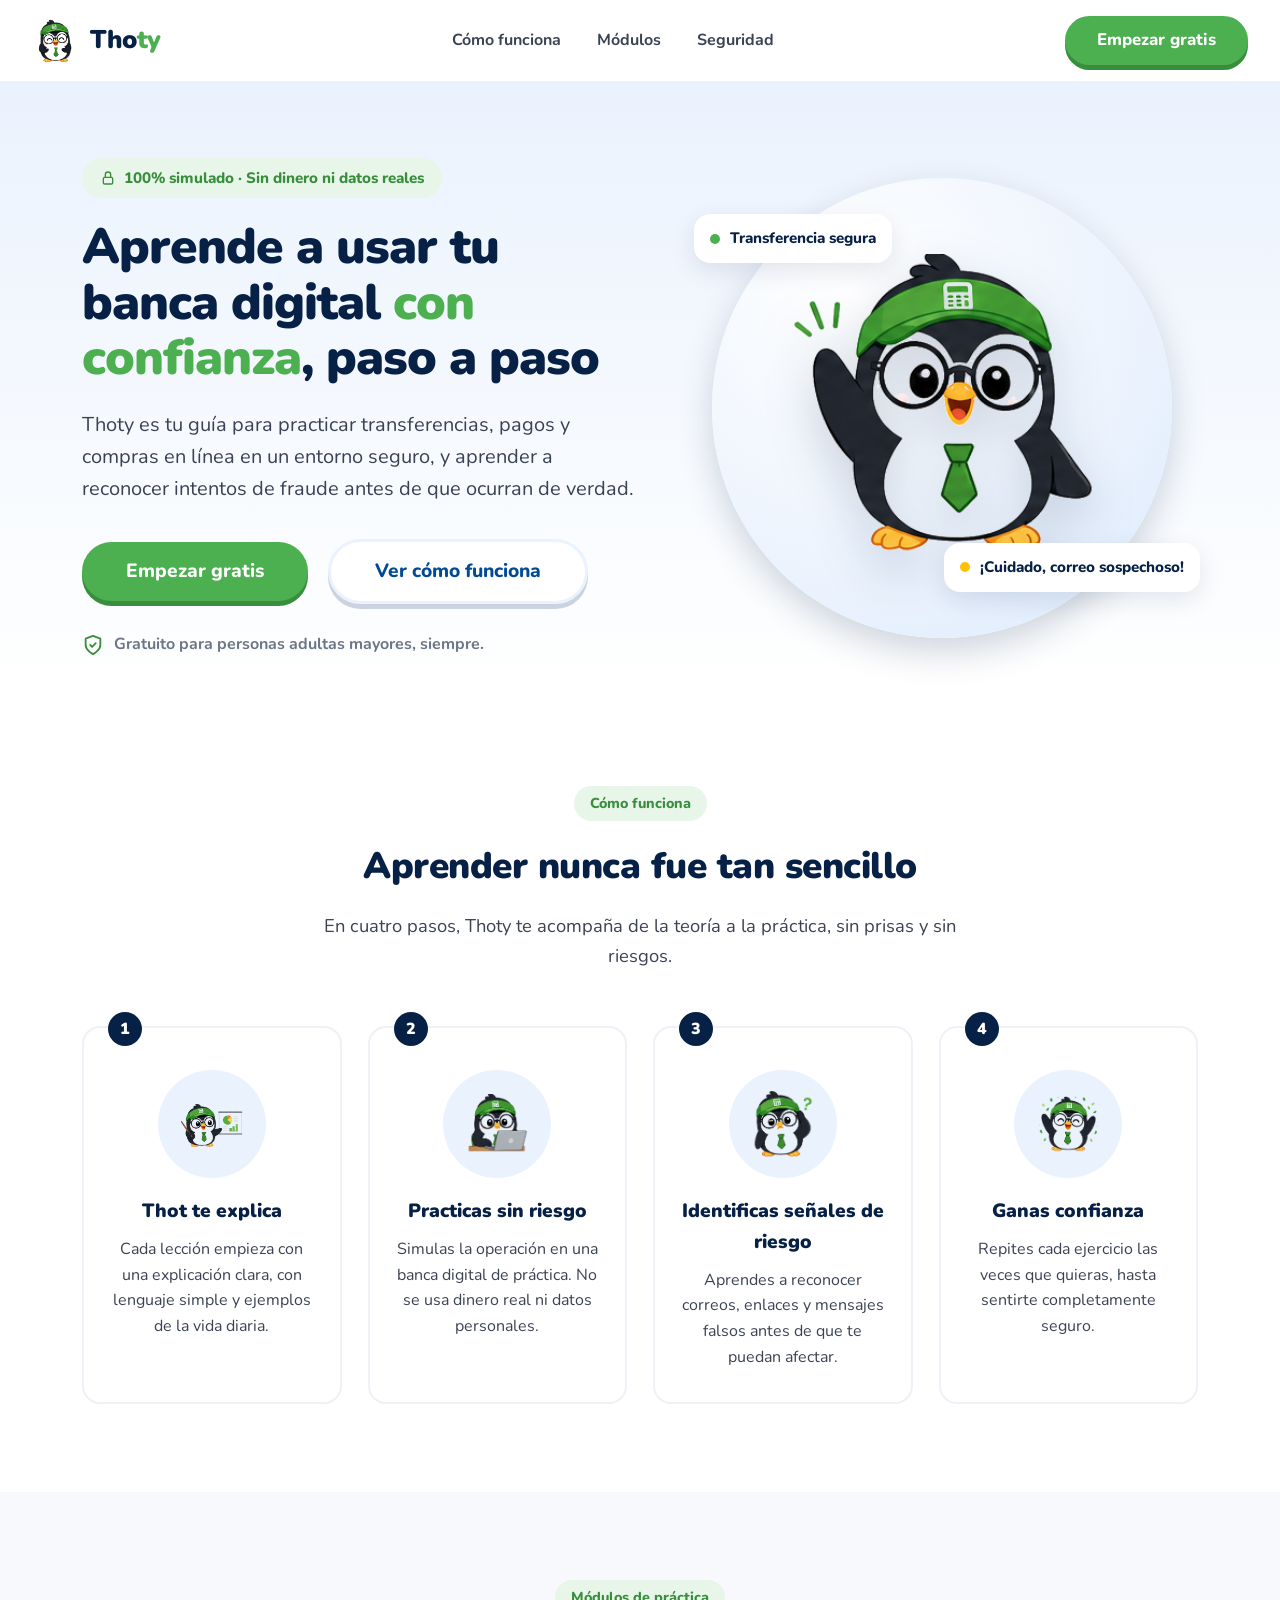
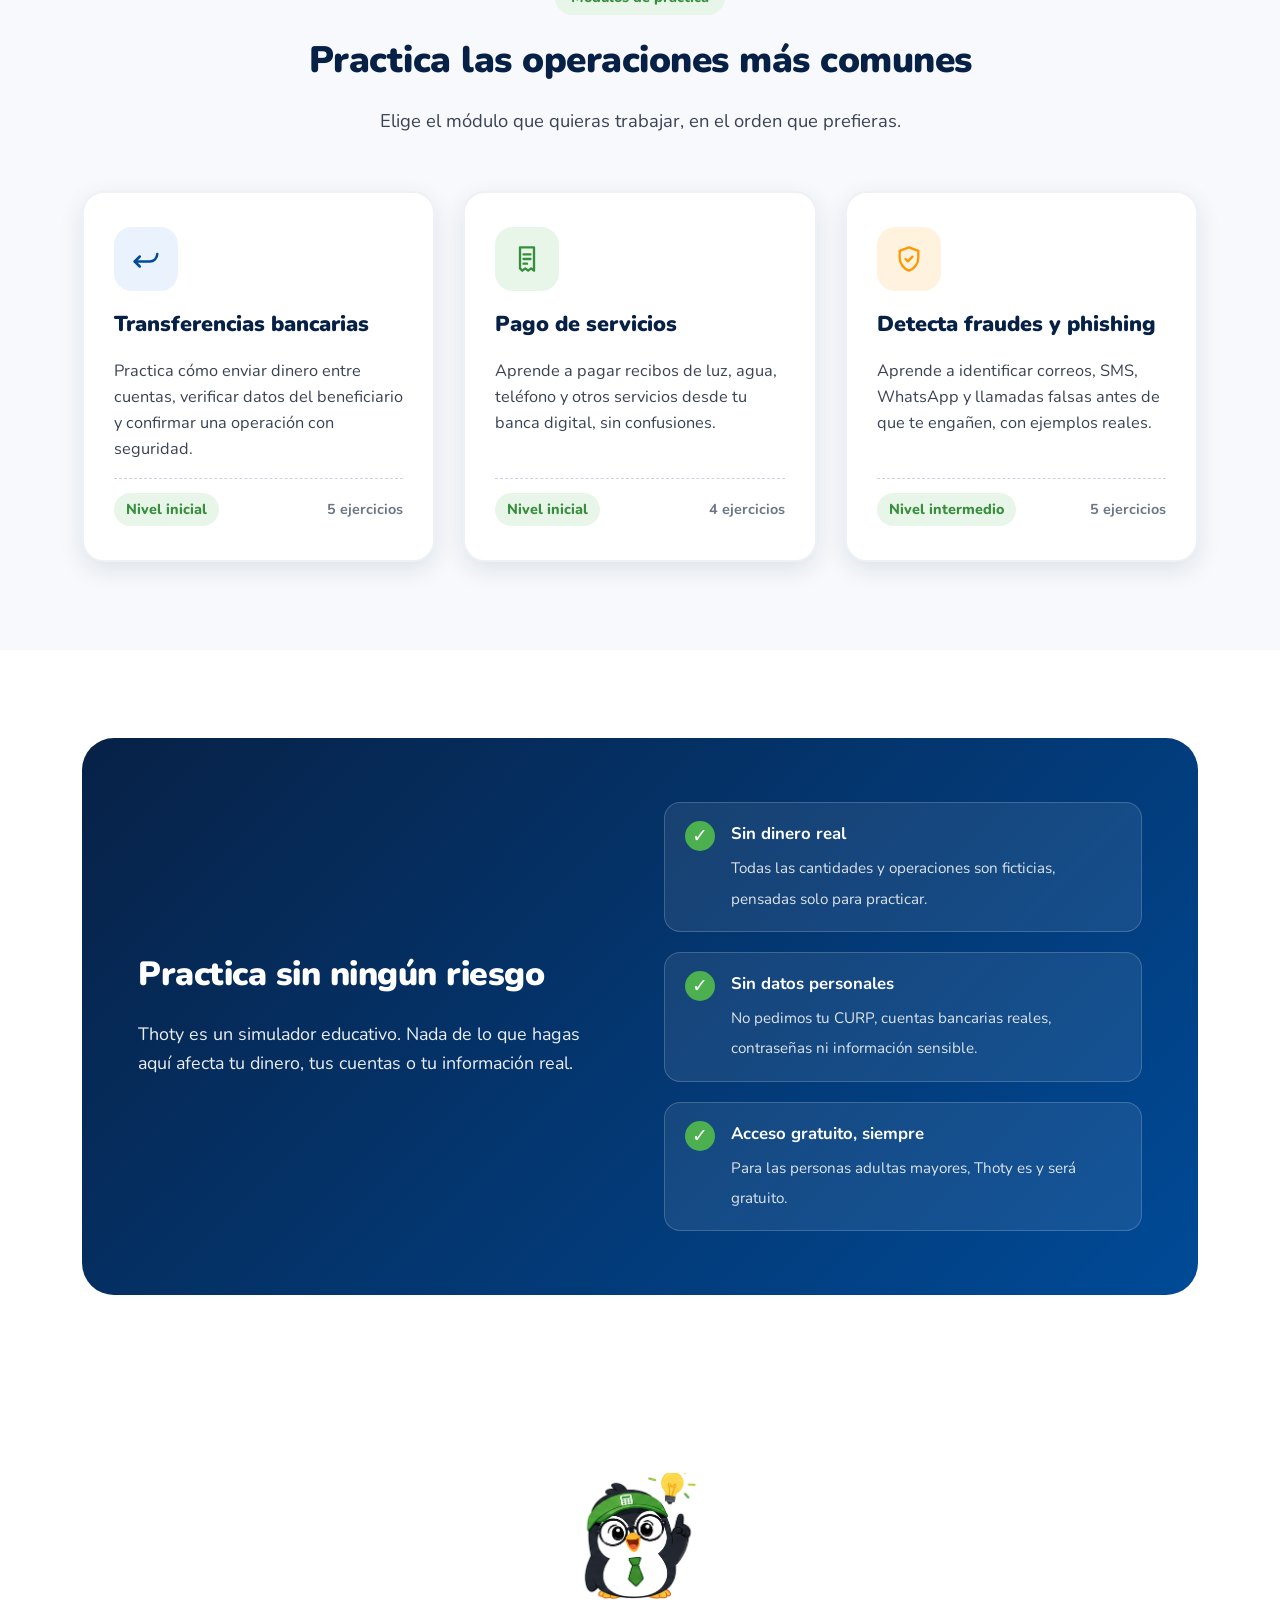
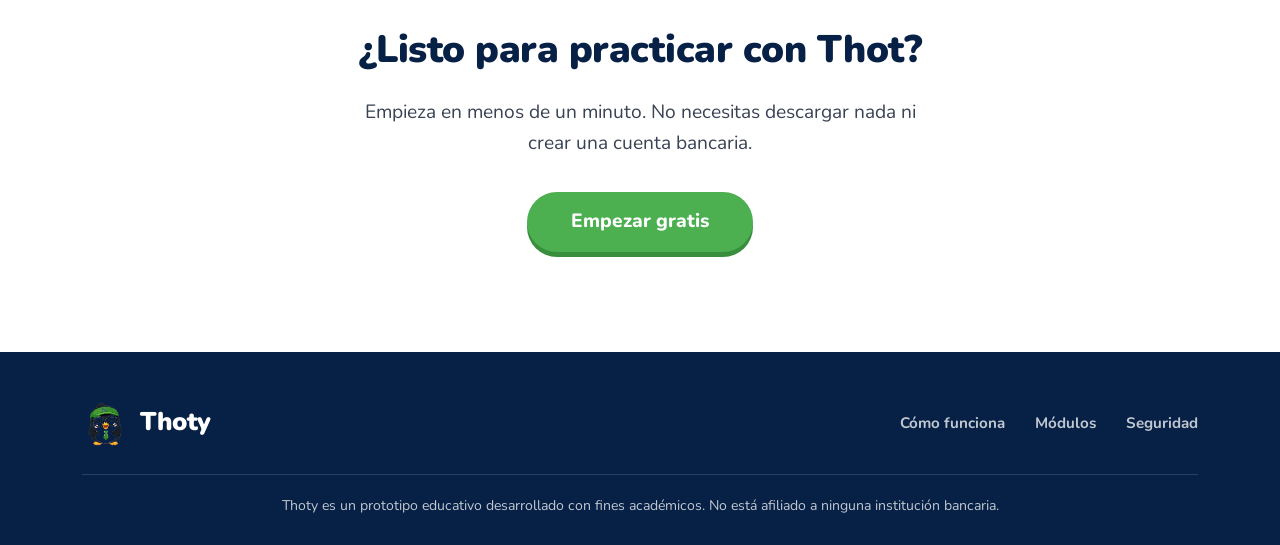
<file: index.html>
<!DOCTYPE html>
<html lang="es-MX">
<head>
<meta charset="UTF-8">
<meta name="viewport" content="width=device-width, initial-scale=1.0">
<title>Thoty — Aprende banca digital sin riesgos</title>
<meta name="description" content="Thoty es un simulador gratuito de banca digital y compras en línea pensado para personas adultas mayores. Practica transferencias, pagos y aprende a identificar fraudes, sin usar dinero ni datos reales.">
<link rel="preconnect" href="https://fonts.googleapis.com">
<link href="https://fonts.googleapis.com/css2?family=Nunito:wght@400;600;700;800;900&display=swap" rel="stylesheet">
<link rel="stylesheet" href="assets/css/styles.css">
</head>
<body>

<!-- ============ HEADER ============ -->
<header class="header">
  <div class="header__inner">
    <div class="marca">
      <img src="assets/img/thot-feliz.png" alt="" class="marca__icono">
      <span class="marca__nombre">Tho<span>ty</span></span>
    </div>

    <nav class="nav" aria-label="Navegación principal">
      <a class="nav__enlace" href="#como-funciona">Cómo funciona</a>
      <a class="nav__enlace" href="#modulos">Módulos</a>
      <a class="nav__enlace" href="#seguridad">Seguridad</a>
    </nav>

    <div class="header__acciones">
      <button class="btn btn-primario" id="btnEmpezarHeader">Empezar gratis</button>
    </div>
  </div>
</header>

<!-- ============ HERO ============ -->
<section class="hero">
  <div class="contenedor hero__inner">
    <div class="hero__contenido">
      <span class="badge-confianza"><svg width="16" height="16" viewBox="0 0 24 24" fill="none"><rect x="5" y="11" width="14" height="10" rx="2" stroke="currentColor" stroke-width="2"/><path d="M8 11V7a4 4 0 0 1 8 0v4" stroke="currentColor" stroke-width="2" stroke-linecap="round"/></svg> 100% simulado · Sin dinero ni datos reales</span>
      <h1>Aprende a usar tu banca digital <span class="resalte">con confianza</span>, paso a paso</h1>
      <p class="hero__texto">
        Thoty es tu guía para practicar transferencias, pagos y compras en línea
        en un entorno seguro, y aprender a reconocer intentos de fraude antes de
        que ocurran de verdad.
      </p>
      <div class="hero__acciones">
        <button class="btn btn-primario btn-grande" id="btnEmpezarHero">Empezar gratis</button>
        <a href="#como-funciona" class="btn btn-secundario btn-grande">Ver cómo funciona</a>
      </div>
      <div class="hero__nota">
        <svg width="22" height="22" viewBox="0 0 24 24" fill="none"><path d="M12 22C12 22 20 18 20 12V5L12 2L4 5V12C4 18 12 22 12 22Z" stroke="#388e3c" stroke-width="2" stroke-linejoin="round"/><path d="M9 12L11 14L15 10" stroke="#388e3c" stroke-width="2" stroke-linecap="round" stroke-linejoin="round"/></svg>
        Gratuito para personas adultas mayores, siempre.
      </div>
    </div>

    <div class="hero__figura">
      <div class="hero__burbuja-figura">
        <img src="assets/img/thot-saludando.png" alt="Thot, la mascota de Thoty, saludando con la mano">
        <div class="chip-flotante chip-flotante--1"><span class="punto"></span> Transferencia segura</div>
        <div class="chip-flotante chip-flotante--2"><span class="punto"></span> ¡Cuidado, correo sospechoso!</div>
      </div>
    </div>
  </div>
</section>

<!-- ============ COMO FUNCIONA ============ -->
<section class="seccion" id="como-funciona">
  <div class="contenedor">
    <div class="seccion__cabecera">
      <span class="seccion__etiqueta">Cómo funciona</span>
      <h2 class="seccion__titulo">Aprender nunca fue tan sencillo</h2>
      <p class="seccion__texto">En cuatro pasos, Thoty te acompaña de la teoría a la práctica, sin prisas y sin riesgos.</p>
    </div>

    <div class="pasos">
      <div class="paso">
        <span class="paso__numero">1</span>
        <div class="paso__figura"><img src="assets/img/thot-explicando.png" alt=""></div>
        <h3>Thot te explica</h3>
        <p>Cada lección empieza con una explicación clara, con lenguaje simple y ejemplos de la vida diaria.</p>
      </div>
      <div class="paso">
        <span class="paso__numero">2</span>
        <div class="paso__figura"><img src="assets/img/thot-trabajando.png" alt=""></div>
        <h3>Practicas sin riesgo</h3>
        <p>Simulas la operación en una banca digital de práctica. No se usa dinero real ni datos personales.</p>
      </div>
      <div class="paso">
        <span class="paso__numero">3</span>
        <div class="paso__figura"><img src="assets/img/thot-confundido.png" alt=""></div>
        <h3>Identificas señales de riesgo</h3>
        <p>Aprendes a reconocer correos, enlaces y mensajes falsos antes de que te puedan afectar.</p>
      </div>
      <div class="paso">
        <span class="paso__numero">4</span>
        <div class="paso__figura"><img src="assets/img/thot-celebrando.png" alt=""></div>
        <h3>Ganas confianza</h3>
        <p>Repites cada ejercicio las veces que quieras, hasta sentirte completamente seguro.</p>
      </div>
    </div>
  </div>
</section>

<!-- ============ MODULOS ============ -->
<section class="seccion seccion--gris" id="modulos">
  <div class="contenedor">
    <div class="seccion__cabecera">
      <span class="seccion__etiqueta">Módulos de práctica</span>
      <h2 class="seccion__titulo">Practica las operaciones más comunes</h2>
      <p class="seccion__texto">Elige el módulo que quieras trabajar, en el orden que prefieras.</p>
    </div>

    <div class="modulos">
      <article class="tarjeta-modulo tarjeta-modulo--transferencias">
        <div class="tarjeta-modulo__icono"><svg width="30" height="30" viewBox="0 0 24 24" fill="none"><path d="M7 10L3 14L7 18" stroke="#004a97" stroke-width="2" stroke-linecap="round" stroke-linejoin="round"/><path d="M3 14H15A6 6 0 0 0 21 8" stroke="#004a97" stroke-width="2" stroke-linecap="round" stroke-linejoin="round"/></svg></div>
        <h3>Transferencias bancarias</h3>
        <p>Practica cómo enviar dinero entre cuentas, verificar datos del beneficiario y confirmar una operación con seguridad.</p>
        <div class="tarjeta-modulo__meta">
          <span class="tarjeta-modulo__nivel">Nivel inicial</span>
          <span class="tarjeta-modulo__ejercicios">5 ejercicios</span>
        </div>
      </article>

      <article class="tarjeta-modulo tarjeta-modulo--pagos">
        <div class="tarjeta-modulo__icono"><svg width="28" height="28" viewBox="0 0 24 24" fill="none"><path d="M6 2H18V22L15.5 20L13 22L10.5 20L8 22L6 20V2Z" stroke="#388e3c" stroke-width="2" stroke-linejoin="round"/><path d="M9 8H15M9 12H15M9 16H12" stroke="#388e3c" stroke-width="2" stroke-linecap="round"/></svg></div>
        <h3>Pago de servicios</h3>
        <p>Aprende a pagar recibos de luz, agua, teléfono y otros servicios desde tu banca digital, sin confusiones.</p>
        <div class="tarjeta-modulo__meta">
          <span class="tarjeta-modulo__nivel">Nivel inicial</span>
          <span class="tarjeta-modulo__ejercicios">4 ejercicios</span>
        </div>
      </article>

      <article class="tarjeta-modulo tarjeta-modulo--fraude">
        <div class="tarjeta-modulo__icono"><svg width="28" height="28" viewBox="0 0 24 24" fill="none"><path d="M12 2L4 5V11C4 16 7.5 20.5 12 22C16.5 20.5 20 16 20 11V5L12 2Z" stroke="#ff9800" stroke-width="2" stroke-linejoin="round"/><path d="M9 12L11 14L15 10" stroke="#ff9800" stroke-width="2" stroke-linecap="round" stroke-linejoin="round"/></svg></div>
        <h3>Detecta fraudes y phishing</h3>
        <p>Aprende a identificar correos, SMS, WhatsApp y llamadas falsas antes de que te engañen, con ejemplos reales.</p>
        <div class="tarjeta-modulo__meta">
          <span class="tarjeta-modulo__nivel">Nivel intermedio</span>
          <span class="tarjeta-modulo__ejercicios">5 ejercicios</span>
        </div>
      </article>
    </div>
  </div>
</section>

<!-- ============ SEGURIDAD / CONFIANZA ============ -->
<section class="seccion" id="seguridad">
  <div class="contenedor">
    <div class="seguridad">
      <div>
        <h2 class="seguridad__titulo">Practica sin ningún riesgo</h2>
        <p class="seguridad__texto">Thoty es un simulador educativo. Nada de lo que hagas aquí afecta tu dinero, tus cuentas o tu información real.</p>
      </div>
      <ul class="lista-seguridad">
        <li>
          <span class="icono-check">✓</span>
          <div>
            <strong>Sin dinero real</strong>
            <span class="detalle">Todas las cantidades y operaciones son ficticias, pensadas solo para practicar.</span>
          </div>
        </li>
        <li>
          <span class="icono-check">✓</span>
          <div>
            <strong>Sin datos personales</strong>
            <span class="detalle">No pedimos tu CURP, cuentas bancarias reales, contraseñas ni información sensible.</span>
          </div>
        </li>
        <li>
          <span class="icono-check">✓</span>
          <div>
            <strong>Acceso gratuito, siempre</strong>
            <span class="detalle">Para las personas adultas mayores, Thoty es y será gratuito.</span>
          </div>
        </li>
      </ul>
    </div>
  </div>
</section>

<!-- ============ CTA FINAL ============ -->
<section class="cta-final">
  <div class="contenedor">
    <img src="assets/img/thot-idea.png" alt="" class="cta-final__figura">
    <h2>¿Listo para practicar con Thot?</h2>
    <p>Empieza en menos de un minuto. No necesitas descargar nada ni crear una cuenta bancaria.</p>
    <button class="btn btn-primario btn-grande" id="btnEmpezarFinal">Empezar gratis</button>
  </div>
</section>

<!-- ============ FOOTER ============ -->
<footer class="footer">
  <div class="contenedor">
    <div class="footer__inner">
      <div class="marca">
        <img src="assets/img/thot-feliz.png" alt="" class="marca__icono">
        <span class="marca__nombre">Thoty</span>
      </div>
      <ul class="footer__enlaces">
        <li><a href="#como-funciona">Cómo funciona</a></li>
        <li><a href="#modulos">Módulos</a></li>
        <li><a href="#seguridad">Seguridad</a></li>
      </ul>
    </div>
    <p class="footer__legal">Thoty es un prototipo educativo desarrollado con fines académicos. No está afiliado a ninguna institución bancaria.</p>
  </div>
</footer>

<!-- ============ MODAL: FORMULARIO DE INICIO ============ -->
<div class="modal-overlay" id="modalInicio">
  <div class="modal" role="dialog" aria-modal="true" aria-labelledby="modalTitulo">
    <button class="modal__cerrar" id="cerrarModal" aria-label="Cerrar">✕</button>
    <img src="assets/img/thot-saludando.png" alt="" class="modal__figura">
    <h2 id="modalTitulo">¡Hola! Soy Thot</h2>
    <p class="modal__subtitulo">Antes de empezar, cuéntame un poco de ti</p>

    <div class="modal__error" id="modalError">Por favor completa tu nombre y selecciona tu edad para continuar.</div>

    <form id="formInicio">
      <div class="campo">
        <label for="nombreUsuario">¿Cómo te llamas?</label>
        <input type="text" id="nombreUsuario" name="nombre" placeholder="Escribe tu nombre" autocomplete="off">
      </div>

      <div class="campo campo--radios">
        <label>¿Cuál es tu rango de edad?</label>
        <label class="radio-opcion">
          <input type="radio" name="edad" value="18-29">
          18 a 29 años
        </label>
        <label class="radio-opcion">
          <input type="radio" name="edad" value="30-44">
          30 a 44 años
        </label>
        <label class="radio-opcion">
          <input type="radio" name="edad" value="45-59">
          45 a 59 años
        </label>
        <label class="radio-opcion">
          <input type="radio" name="edad" value="60-69">
          60 a 69 años
        </label>
        <label class="radio-opcion">
          <input type="radio" name="edad" value="70-79">
          70 a 79 años
        </label>
        <label class="radio-opcion">
          <input type="radio" name="edad" value="80+">
          80 años o más
        </label>
      </div>

      <button type="submit" class="btn btn-primario btn-bloque btn-grande">Comenzar a practicar</button>
    </form>
  </div>
</div>

<script src="assets/js/main.js"></script>
</body>
</html>
</file>
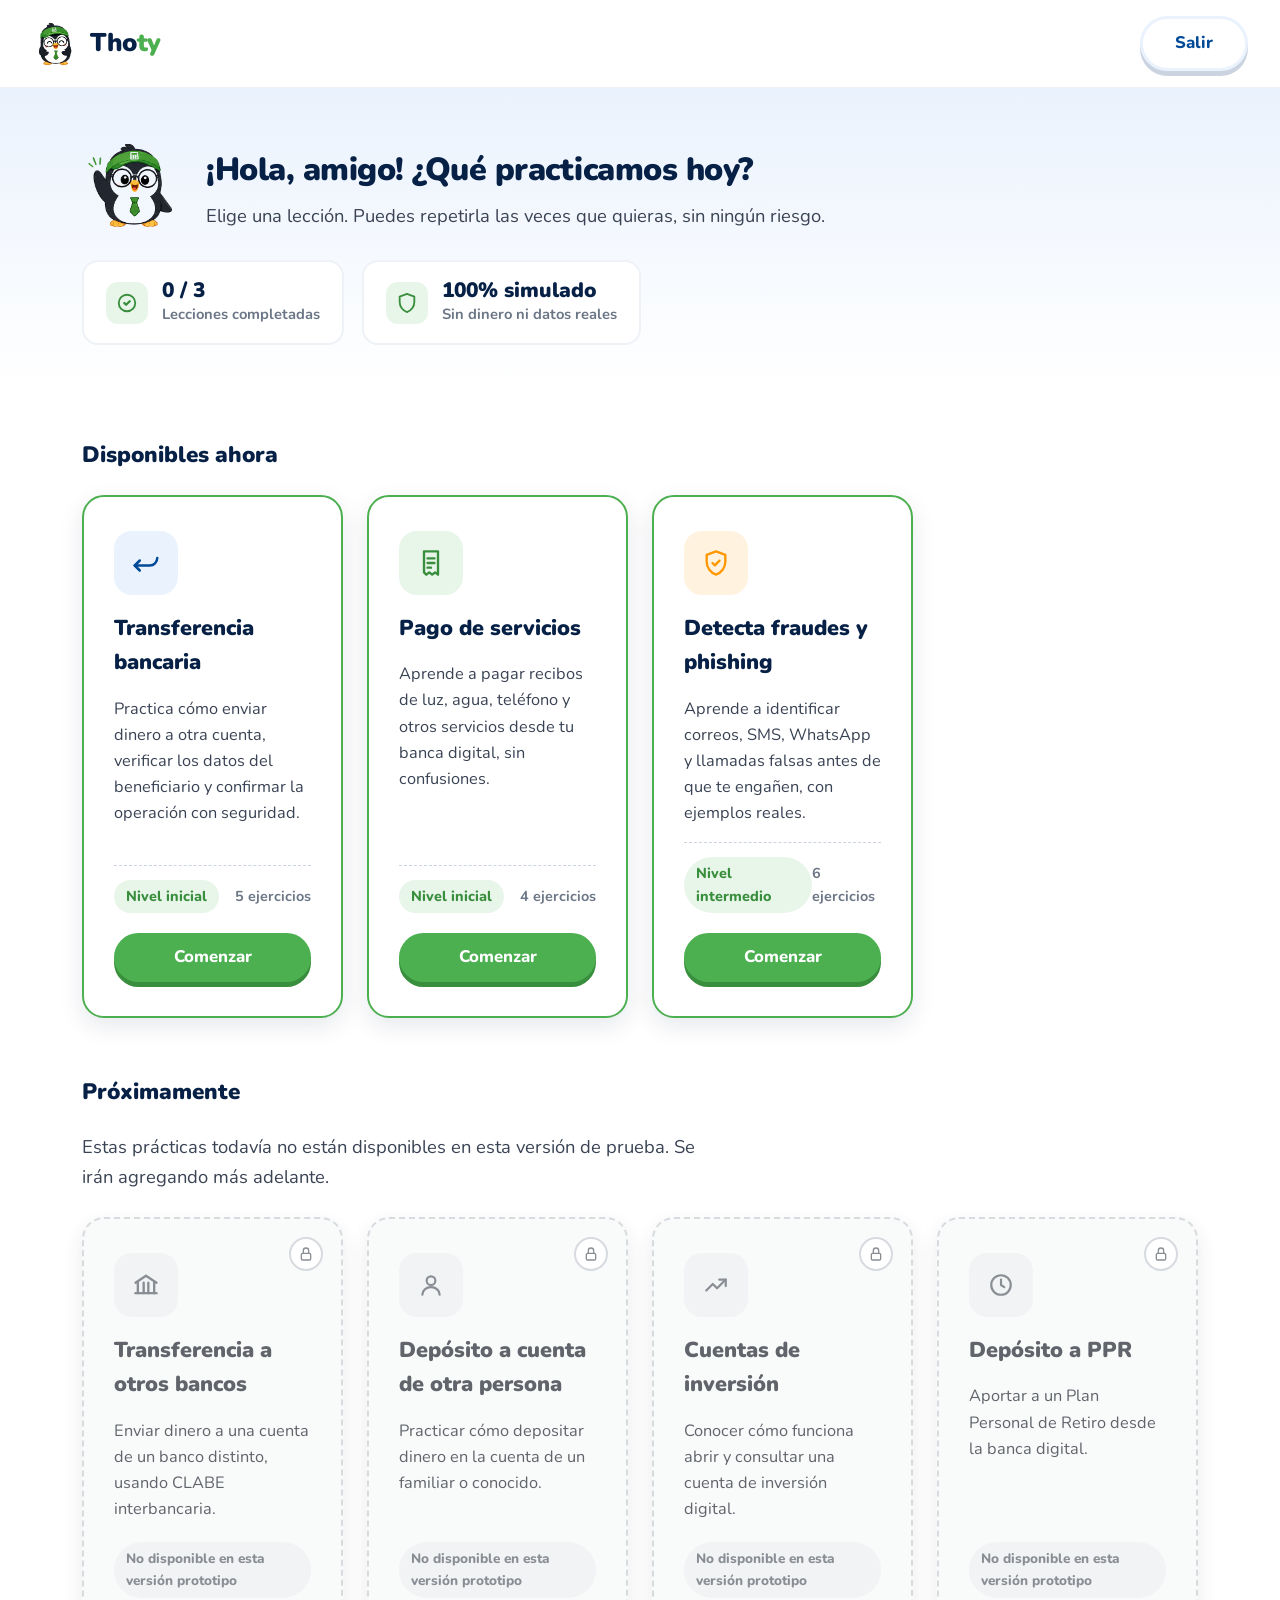
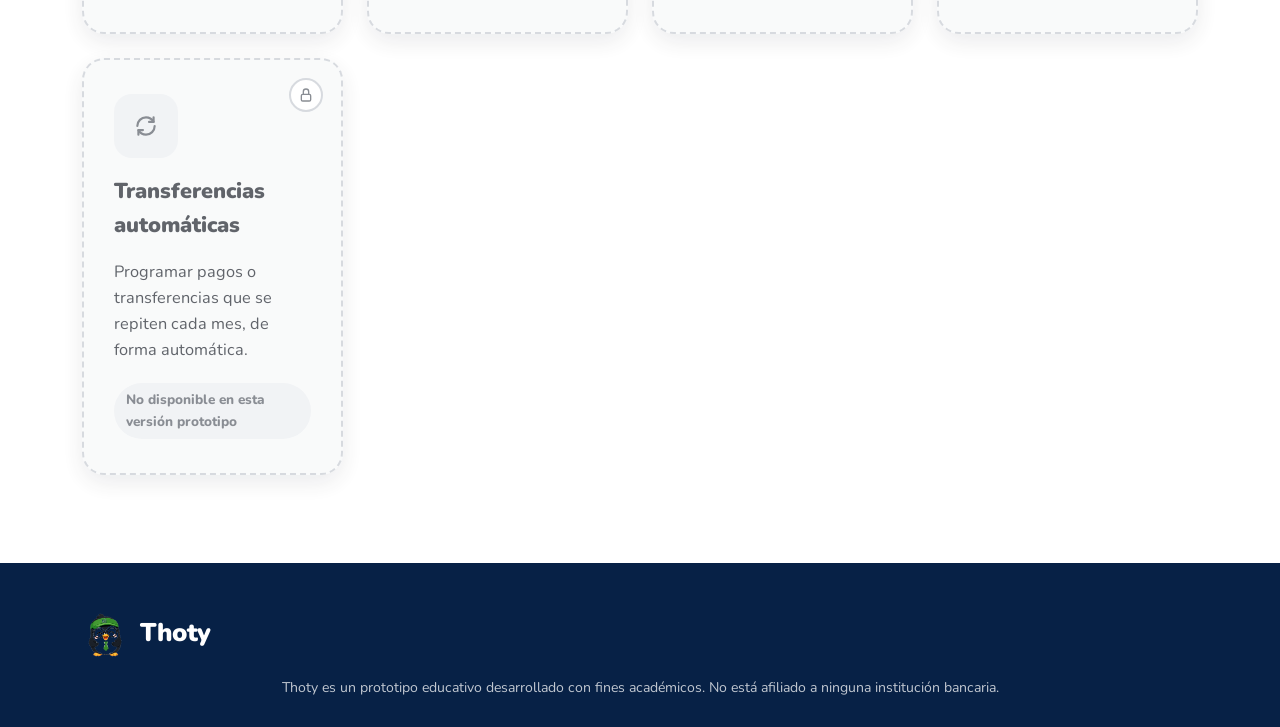
<file: dashboard.html>
<!DOCTYPE html>
<html lang="es-MX">
<head>
<meta charset="UTF-8">
<meta name="viewport" content="width=device-width, initial-scale=1.0">
<title>Thoty — Elige tu práctica</title>
<meta name="description" content="Elige la práctica de banca digital con la que quieres empezar hoy.">
<link rel="preconnect" href="https://fonts.googleapis.com">
<link href="https://fonts.googleapis.com/css2?family=Nunito:wght@400;600;700;800;900&display=swap" rel="stylesheet">
<link rel="stylesheet" href="assets/css/styles.css">
<link rel="stylesheet" href="assets/css/banca.css">
</head>
<body>

<!-- ============ HEADER ============ -->
<header class="header">
  <div class="header__inner">
    <a href="index.html" class="marca">
      <img src="assets/img/thot-feliz.png" alt="" class="marca__icono">
      <span class="marca__nombre">Tho<span>ty</span></span>
    </a>
    <div class="header__acciones">
      <a href="index.html" class="btn btn-secundario">Salir</a>
    </div>
  </div>
</header>

<!-- ============ SALUDO + RESUMEN ============ -->
<section class="saludo">
  <div class="contenedor">
    <div class="saludo__inner">
      <img src="assets/img/thot-saludando.png" alt="Thot saludando" class="saludo__figura">
      <div>
        <h1 class="saludo__titulo">¡Hola, <span id="saludoNombre">amigo</span>! ¿Qué practicamos hoy?</h1>
        <p class="saludo__texto">Elige una lección. Puedes repetirla las veces que quieras, sin ningún riesgo.</p>
      </div>
    </div>

    <div class="resumen">
      <div class="resumen__tarjeta">
        <span class="resumen__icono">
          <svg width="22" height="22" viewBox="0 0 24 24" fill="none"><path d="M9 12L11 14L15 10" stroke="#388e3c" stroke-width="2.4" stroke-linecap="round" stroke-linejoin="round"/><circle cx="12" cy="12" r="9" stroke="#388e3c" stroke-width="2"/></svg>
        </span>
        <div>
          <div class="resumen__valor" id="resumenCompletados">0 / 3</div>
          <div class="resumen__etiqueta">Lecciones completadas</div>
        </div>
      </div>

      <div class="resumen__tarjeta">
        <span class="resumen__icono">
          <svg width="22" height="22" viewBox="0 0 24 24" fill="none"><path d="M12 2L4 5V11C4 16 7.5 20.5 12 22C16.5 20.5 20 16 20 11V5L12 2Z" stroke="#388e3c" stroke-width="2" stroke-linejoin="round"/></svg>
        </span>
        <div>
          <div class="resumen__valor">100% simulado</div>
          <div class="resumen__etiqueta">Sin dinero ni datos reales</div>
        </div>
      </div>
    </div>
  </div>
</section>

<!-- ============ MODULOS DISPONIBLES ============ -->
<section class="seccion" style="padding-top:48px;">
  <div class="contenedor">
    <h2 class="seccion__subtitulo-mini">Disponibles ahora</h2>

    <div class="grid-modulos" style="margin-bottom:56px;">

      <article class="tarjeta-modulo tarjeta-modulo--transferencias tarjeta-modulo--activa" id="tarjetaTransferencia">
        <div class="tarjeta-modulo__icono"><svg width="30" height="30" viewBox="0 0 24 24" fill="none"><path d="M7 10L3 14L7 18" stroke="#004a97" stroke-width="2" stroke-linecap="round" stroke-linejoin="round"/><path d="M3 14H15A6 6 0 0 0 21 8" stroke="#004a97" stroke-width="2" stroke-linecap="round" stroke-linejoin="round"/></svg></div>
        <h3>Transferencia bancaria <span class="badge-completado oculto" id="badgeTransferencia">✓ Completado</span></h3>
        <p>Practica cómo enviar dinero a otra cuenta, verificar los datos del beneficiario y confirmar la operación con seguridad.</p>
        <div class="tarjeta-modulo__meta">
          <span class="tarjeta-modulo__nivel">Nivel inicial</span>
          <span class="tarjeta-modulo__ejercicios">5 ejercicios</span>
        </div>
        <a href="modulos/transferencia.html" class="btn btn-primario btn-bloque tarjeta-modulo__cta">Comenzar</a>
      </article>

      <article class="tarjeta-modulo tarjeta-modulo--pagos tarjeta-modulo--activa" id="tarjetaPago">
        <div class="tarjeta-modulo__icono"><svg width="28" height="28" viewBox="0 0 24 24" fill="none"><path d="M6 2H18V22L15.5 20L13 22L10.5 20L8 22L6 20V2Z" stroke="#388e3c" stroke-width="2" stroke-linejoin="round"/><path d="M9 8H15M9 12H15M9 16H12" stroke="#388e3c" stroke-width="2" stroke-linecap="round"/></svg></div>
        <h3>Pago de servicios <span class="badge-completado oculto" id="badgePago">✓ Completado</span></h3>
        <p>Aprende a pagar recibos de luz, agua, teléfono y otros servicios desde tu banca digital, sin confusiones.</p>
        <div class="tarjeta-modulo__meta">
          <span class="tarjeta-modulo__nivel">Nivel inicial</span>
          <span class="tarjeta-modulo__ejercicios">4 ejercicios</span>
        </div>
        <a href="modulos/pago-servicios.html" class="btn btn-primario btn-bloque tarjeta-modulo__cta">Comenzar</a>
      </article>

      <article class="tarjeta-modulo tarjeta-modulo--fraude tarjeta-modulo--activa" id="tarjetaPhishing">
        <div class="tarjeta-modulo__icono"><svg width="28" height="28" viewBox="0 0 24 24" fill="none"><path d="M12 2L4 5V11C4 16 7.5 20.5 12 22C16.5 20.5 20 16 20 11V5L12 2Z" stroke="#ff9800" stroke-width="2" stroke-linejoin="round"/><path d="M9 12L11 14L15 10" stroke="#ff9800" stroke-width="2" stroke-linecap="round" stroke-linejoin="round"/></svg></div>
        <h3>Detecta fraudes y phishing <span class="badge-completado oculto" id="badgePhishing">✓ Completado</span></h3>
        <p>Aprende a identificar correos, SMS, WhatsApp y llamadas falsas antes de que te engañen, con ejemplos reales.</p>
        <div class="tarjeta-modulo__meta">
          <span class="tarjeta-modulo__nivel">Nivel intermedio</span>
          <span class="tarjeta-modulo__ejercicios">6 ejercicios</span>
        </div>
        <a href="modulos/phishing.html" class="btn btn-primario btn-bloque tarjeta-modulo__cta">Comenzar</a>
      </article>

    </div>

    <h2 class="seccion__subtitulo-mini">Próximamente</h2>
    <p class="seccion__texto" style="margin-bottom:26px; max-width:640px;">
      Estas prácticas todavía no están disponibles en esta versión de prueba. Se irán agregando más adelante.
    </p>

    <div class="grid-modulos">

      <article class="tarjeta-modulo tarjeta-modulo--bloqueada" aria-disabled="true">
        <div class="candado-flotante">
          <svg width="16" height="16" viewBox="0 0 24 24" fill="none"><rect x="5" y="11" width="14" height="10" rx="2" stroke="#6b7686" stroke-width="2"/><path d="M8 11V7a4 4 0 0 1 8 0v4" stroke="#6b7686" stroke-width="2" stroke-linecap="round"/></svg>
        </div>
        <div class="tarjeta-modulo__icono"><svg width="28" height="28" viewBox="0 0 24 24" fill="none"><path d="M3 10L12 4L21 10" stroke="#6b7686" stroke-width="2" stroke-linecap="round" stroke-linejoin="round"/><path d="M5 10V19M10 10V19M14 10V19M19 10V19" stroke="#6b7686" stroke-width="2" stroke-linecap="round"/><path d="M3 19H21" stroke="#6b7686" stroke-width="2" stroke-linecap="round"/></svg></div>
        <h3>Transferencia a otros bancos</h3>
        <p>Enviar dinero a una cuenta de un banco distinto, usando CLABE interbancaria.</p>
        <span class="etiqueta-bloqueado">No disponible en esta versión prototipo</span>
      </article>

      <article class="tarjeta-modulo tarjeta-modulo--bloqueada" aria-disabled="true">
        <div class="candado-flotante">
          <svg width="16" height="16" viewBox="0 0 24 24" fill="none"><rect x="5" y="11" width="14" height="10" rx="2" stroke="#6b7686" stroke-width="2"/><path d="M8 11V7a4 4 0 0 1 8 0v4" stroke="#6b7686" stroke-width="2" stroke-linecap="round"/></svg>
        </div>
        <div class="tarjeta-modulo__icono"><svg width="26" height="26" viewBox="0 0 24 24" fill="none"><circle cx="12" cy="8" r="4" stroke="#6b7686" stroke-width="2"/><path d="M4 21C4 17 7.5 14 12 14C16.5 14 20 17 20 21" stroke="#6b7686" stroke-width="2" stroke-linecap="round"/></svg></div>
        <h3>Depósito a cuenta de otra persona</h3>
        <p>Practicar cómo depositar dinero en la cuenta de un familiar o conocido.</p>
        <span class="etiqueta-bloqueado">No disponible en esta versión prototipo</span>
      </article>

      <article class="tarjeta-modulo tarjeta-modulo--bloqueada" aria-disabled="true">
        <div class="candado-flotante">
          <svg width="16" height="16" viewBox="0 0 24 24" fill="none"><rect x="5" y="11" width="14" height="10" rx="2" stroke="#6b7686" stroke-width="2"/><path d="M8 11V7a4 4 0 0 1 8 0v4" stroke="#6b7686" stroke-width="2" stroke-linecap="round"/></svg>
        </div>
        <div class="tarjeta-modulo__icono"><svg width="26" height="26" viewBox="0 0 24 24" fill="none"><path d="M3 17L9 11L13 15L21 7" stroke="#6b7686" stroke-width="2" stroke-linecap="round" stroke-linejoin="round"/><path d="M15 7H21V13" stroke="#6b7686" stroke-width="2" stroke-linecap="round" stroke-linejoin="round"/></svg></div>
        <h3>Cuentas de inversión</h3>
        <p>Conocer cómo funciona abrir y consultar una cuenta de inversión digital.</p>
        <span class="etiqueta-bloqueado">No disponible en esta versión prototipo</span>
      </article>

      <article class="tarjeta-modulo tarjeta-modulo--bloqueada" aria-disabled="true">
        <div class="candado-flotante">
          <svg width="16" height="16" viewBox="0 0 24 24" fill="none"><rect x="5" y="11" width="14" height="10" rx="2" stroke="#6b7686" stroke-width="2"/><path d="M8 11V7a4 4 0 0 1 8 0v4" stroke="#6b7686" stroke-width="2" stroke-linecap="round"/></svg>
        </div>
        <div class="tarjeta-modulo__icono"><svg width="26" height="26" viewBox="0 0 24 24" fill="none"><circle cx="12" cy="12" r="9" stroke="#6b7686" stroke-width="2"/><path d="M12 7V12L15 14" stroke="#6b7686" stroke-width="2" stroke-linecap="round" stroke-linejoin="round"/></svg></div>
        <h3>Depósito a PPR</h3>
        <p>Aportar a un Plan Personal de Retiro desde la banca digital.</p>
        <span class="etiqueta-bloqueado">No disponible en esta versión prototipo</span>
      </article>

      <article class="tarjeta-modulo tarjeta-modulo--bloqueada" aria-disabled="true">
        <div class="candado-flotante">
          <svg width="16" height="16" viewBox="0 0 24 24" fill="none"><rect x="5" y="11" width="14" height="10" rx="2" stroke="#6b7686" stroke-width="2"/><path d="M8 11V7a4 4 0 0 1 8 0v4" stroke="#6b7686" stroke-width="2" stroke-linecap="round"/></svg>
        </div>
        <div class="tarjeta-modulo__icono"><svg width="26" height="26" viewBox="0 0 24 24" fill="none"><path d="M4 12C4 7.6 7.6 4 12 4C15 4 17.6 5.7 19 8.2M20 12C20 16.4 16.4 20 12 20C9 20 6.4 18.3 5 15.8" stroke="#6b7686" stroke-width="2" stroke-linecap="round"/><path d="M19 4V8.2H14.8M5 20V15.8H9.2" stroke="#6b7686" stroke-width="2" stroke-linecap="round" stroke-linejoin="round"/></svg></div>
        <h3>Transferencias automáticas</h3>
        <p>Programar pagos o transferencias que se repiten cada mes, de forma automática.</p>
        <span class="etiqueta-bloqueado">No disponible en esta versión prototipo</span>
      </article>

    </div>

    <div class="oculto" id="bloqueDescargaEncuestas" style="text-align:center; margin-top:36px;">
      <button type="button" class="btn-enlace" id="btnDescargarEncuestasDashboard">⬇ Descargar mis respuestas de la encuesta (<span id="contadorEncuestas">0</span>)</button>
    </div>
  </div>
</section>

<!-- ============ FOOTER ============ -->
<footer class="footer">
  <div class="contenedor">
    <div class="footer__inner" style="border-bottom:none; padding-bottom:0;">
      <div class="marca">
        <img src="assets/img/thot-feliz.png" alt="" class="marca__icono">
        <span class="marca__nombre">Thoty</span>
      </div>
    </div>
    <p class="footer__legal">Thoty es un prototipo educativo desarrollado con fines académicos. No está afiliado a ninguna institución bancaria.</p>
  </div>
</footer>

<script src="assets/js/encuesta.js"></script>
<script>
  const nombre = sessionStorage.getItem("thoty_nombre");
  if (nombre) document.getElementById("saludoNombre").textContent = nombre;

  const transferenciaOk = sessionStorage.getItem("thoty_completado_transferencia") === "true";
  const pagoOk = sessionStorage.getItem("thoty_completado_pago") === "true";
  const phishingOk = sessionStorage.getItem("thoty_completado_phishing") === "true";

  if (transferenciaOk) {
    document.getElementById("badgeTransferencia").classList.remove("oculto");
    document.getElementById("tarjetaTransferencia").querySelector(".tarjeta-modulo__cta").textContent = "Practicar de nuevo";
  }
  if (pagoOk) {
    document.getElementById("badgePago").classList.remove("oculto");
    document.getElementById("tarjetaPago").querySelector(".tarjeta-modulo__cta").textContent = "Practicar de nuevo";
  }
  if (phishingOk) {
    document.getElementById("badgePhishing").classList.remove("oculto");
    document.getElementById("tarjetaPhishing").querySelector(".tarjeta-modulo__cta").textContent = "Practicar de nuevo";
  }

  const total = [transferenciaOk, pagoOk, phishingOk].filter(Boolean).length;
  document.getElementById("resumenCompletados").textContent = `${total} / 3`;

  const totalEncuestas = contarEncuestas();
  if (totalEncuestas > 0) {
    document.getElementById("contadorEncuestas").textContent = totalEncuestas;
    document.getElementById("bloqueDescargaEncuestas").classList.remove("oculto");
  }
  document.getElementById("btnDescargarEncuestasDashboard").addEventListener("click", descargarEncuestas);
</script>
</body>
</html>
</file>
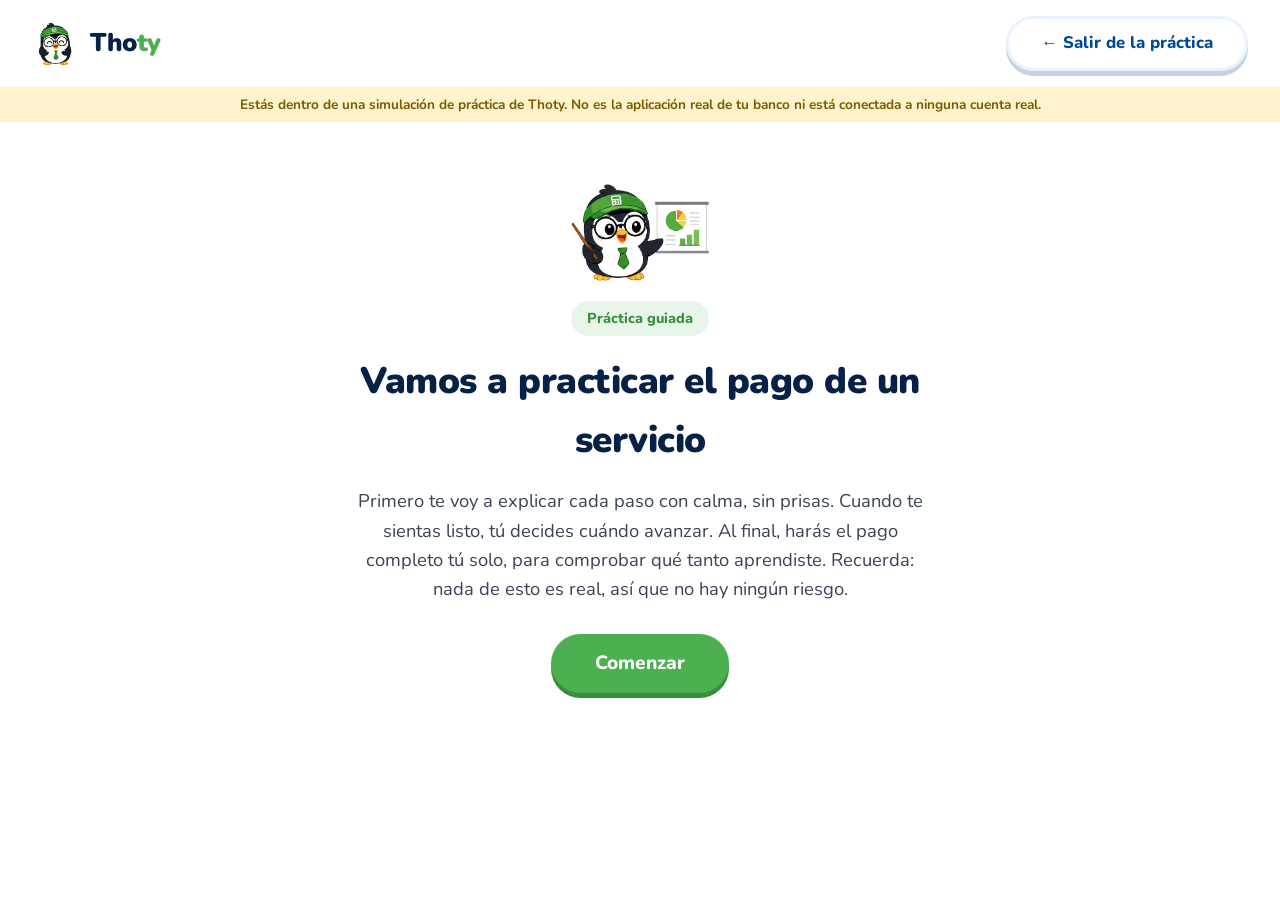
<file: modulos/pago-servicios.html>
<!DOCTYPE html>
<html lang="es-MX">
<head>
<meta charset="UTF-8">
<meta name="viewport" content="width=device-width, initial-scale=1.0">
<title>Thoty — Práctica: Pago de servicios</title>
<link rel="preconnect" href="https://fonts.googleapis.com">
<link href="https://fonts.googleapis.com/css2?family=Nunito:wght@400;600;700;800;900&display=swap" rel="stylesheet">
<link rel="stylesheet" href="../assets/css/styles.css">
<link rel="stylesheet" href="../assets/css/banca.css">
</head>
<body>

<!-- ============ HEADER THOTY (fuera de la simulación) ============ -->
<header class="header">
  <div class="header__inner">
    <a href="../dashboard.html" class="marca">
      <img src="../assets/img/thot-feliz.png" alt="" class="marca__icono">
      <span class="marca__nombre">Tho<span>ty</span></span>
    </a>
    <div class="header__acciones">
      <a href="../dashboard.html" class="btn btn-secundario">← Salir de la práctica</a>
    </div>
  </div>
</header>
<div style="background:#fff3cd; color:#7a5b00; text-align:center; font-size:0.85rem; font-weight:700; padding:6px 12px;">
  Estás dentro de una simulación de práctica de Thoty. No es la aplicación real de tu banco ni está conectada a ninguna cuenta real.
</div>

<!-- ======================================================================
     VISTA 1 — INTRO
     ====================================================================== -->
<section id="vista-intro" class="seccion" style="padding-top:56px;">
  <div class="contenedor" style="max-width:640px; text-align:center;">
    <img src="../assets/img/thot-explicando.png" alt="Thot explicando" style="width:150px; margin:0 auto 20px;">
    <span class="seccion__etiqueta">Práctica guiada</span>
    <h1 class="seccion__titulo">Vamos a practicar el pago de un servicio</h1>
    <p class="seccion__texto" style="margin-bottom:30px;">
      Primero te voy a explicar cada paso con calma, sin prisas. Cuando te sientas
      listo, tú decides cuándo avanzar. Al final, harás el pago completo tú solo,
      para comprobar qué tanto aprendiste. Recuerda: nada de esto es real, así
      que no hay ningún riesgo.
    </p>
    <button class="btn btn-primario btn-grande" id="btnIniciar">Comenzar</button>
  </div>
</section>

<!-- ======================================================================
     VISTA 2 — INICIO DE LA BANCA (simulada)
     ====================================================================== -->
<section id="vista-inicio" class="oculto">
  <div class="banca-topbar">
    <div class="banca-topbar__marca">
      <img src="../assets/img/bbva-logo.png" alt="BBVA" style="height:24px; width:auto;">
      <span class="banca-topbar__nombre">Banca Digital · Práctica</span>
    </div>
    <div class="banca-topbar__usuario">
      <span class="solo-desktop">Hola, <strong id="nombreTopbar1">Cliente</strong></span>
      <span class="banca-topbar__perfil"><svg width="16" height="16" viewBox="0 0 24 24" fill="none"><circle cx="12" cy="8" r="4" stroke="#fff" stroke-width="2"/><path d="M4 21C4 17 7.5 14 12 14C16.5 14 20 17 20 21" stroke="#fff" stroke-width="2" stroke-linecap="round"/></svg></span>
      <a href="../dashboard.html" class="banca-topbar__salir">Salir</a>
    </div>
  </div>
  <nav class="banca-nav">
    <div class="banca-nav__item" data-simple="true">
      <button class="banca-nav__boton">Inicio</button>
    </div>

    <div class="banca-nav__item">
      <button class="banca-nav__boton">Transferir
        <svg width="12" height="12" viewBox="0 0 24 24" fill="none"><path d="M6 9L12 15L18 9" stroke="currentColor" stroke-width="2.5" stroke-linecap="round" stroke-linejoin="round"/></svg>
      </button>
      <div class="banca-nav__dropdown">
        <div class="banca-nav__grupo-titulo">Realizar una transferencia</div>
        <button class="banca-nav__opcion banca-nav__opcion--bloqueada">A cuentas BBVA y otros bancos <span class="etiqueta-proximamente">Próximamente</span></button>
        <button class="banca-nav__opcion banca-nav__opcion--bloqueada">Disposición de tarjeta de crédito <span class="etiqueta-proximamente">Próximamente</span></button>
        <button class="banca-nav__opcion banca-nav__opcion--bloqueada">Transferencia internacional <span class="etiqueta-proximamente">Próximamente</span></button>
      </div>
    </div>

    <div class="banca-nav__item con-activa" id="navPagar">
      <button class="banca-nav__boton">Pagar
        <svg width="12" height="12" viewBox="0 0 24 24" fill="none"><path d="M6 9L12 15L18 9" stroke="currentColor" stroke-width="2.5" stroke-linecap="round" stroke-linejoin="round"/></svg>
      </button>
      <div class="banca-nav__dropdown">
        <div class="banca-nav__grupo-titulo">Realizar un pago</div>
        <button class="banca-nav__opcion" id="opcionPagarActiva">De servicios</button>
        <button class="banca-nav__opcion banca-nav__opcion--bloqueada">A cuentas BBVA y otros bancos <span class="etiqueta-proximamente">Próximamente</span></button>
        <button class="banca-nav__opcion banca-nav__opcion--bloqueada">A tarjeta de crédito <span class="etiqueta-proximamente">Próximamente</span></button>
        <button class="banca-nav__opcion banca-nav__opcion--bloqueada">Impuestos <span class="etiqueta-proximamente">Próximamente</span></button>
      </div>
    </div>

    <div class="banca-nav__item">
      <button class="banca-nav__boton">Contratar/Comprar
        <svg width="12" height="12" viewBox="0 0 24 24" fill="none"><path d="M6 9L12 15L18 9" stroke="currentColor" stroke-width="2.5" stroke-linecap="round" stroke-linejoin="round"/></svg>
      </button>
      <div class="banca-nav__dropdown">
        <div class="banca-nav__grupo-titulo">Productos</div>
        <button class="banca-nav__opcion banca-nav__opcion--bloqueada">Tarjeta de crédito <span class="etiqueta-proximamente">Próximamente</span></button>
        <button class="banca-nav__opcion banca-nav__opcion--bloqueada">Cuentas <span class="etiqueta-proximamente">Próximamente</span></button>
        <button class="banca-nav__opcion banca-nav__opcion--bloqueada">Seguros <span class="etiqueta-proximamente">Próximamente</span></button>
      </div>
    </div>

    <div class="banca-nav__item">
      <button class="banca-nav__boton">Invertir
        <svg width="12" height="12" viewBox="0 0 24 24" fill="none"><path d="M6 9L12 15L18 9" stroke="currentColor" stroke-width="2.5" stroke-linecap="round" stroke-linejoin="round"/></svg>
      </button>
      <div class="banca-nav__dropdown">
        <div class="banca-nav__grupo-titulo">Comienza tu inversión</div>
        <button class="banca-nav__opcion banca-nav__opcion--bloqueada">Fondos de inversión <span class="etiqueta-proximamente">Próximamente</span></button>
        <button class="banca-nav__opcion banca-nav__opcion--bloqueada">Pagaré <span class="etiqueta-proximamente">Próximamente</span></button>
      </div>
    </div>

    <div class="banca-nav__item">
      <button class="banca-nav__boton">Administrar
        <svg width="12" height="12" viewBox="0 0 24 24" fill="none"><path d="M6 9L12 15L18 9" stroke="currentColor" stroke-width="2.5" stroke-linecap="round" stroke-linejoin="round"/></svg>
      </button>
      <div class="banca-nav__dropdown">
        <div class="banca-nav__grupo-titulo">Contratos</div>
        <button class="banca-nav__opcion banca-nav__opcion--bloqueada">Alertas BBVA <span class="etiqueta-proximamente">Próximamente</span></button>
        <button class="banca-nav__opcion banca-nav__opcion--bloqueada">Domiciliación <span class="etiqueta-proximamente">Próximamente</span></button>
      </div>
    </div>

    <div class="banca-nav__item">
      <button class="banca-nav__boton">Consultar
        <svg width="12" height="12" viewBox="0 0 24 24" fill="none"><path d="M6 9L12 15L18 9" stroke="currentColor" stroke-width="2.5" stroke-linecap="round" stroke-linejoin="round"/></svg>
      </button>
      <div class="banca-nav__dropdown">
        <div class="banca-nav__grupo-titulo">Movimientos</div>
        <button class="banca-nav__opcion banca-nav__opcion--bloqueada">Estado de cuenta <span class="etiqueta-proximamente">Próximamente</span></button>
        <button class="banca-nav__opcion banca-nav__opcion--bloqueada">Saldo <span class="etiqueta-proximamente">Próximamente</span></button>
      </div>
    </div>
  </nav>

  <div class="banca-fondo">
    <div class="banca-contenedor">
      <div class="banca-columnas">
        <div>
          <div class="mis-cuentas">
            <div class="mis-cuentas__titulo">Mis Cuentas</div>

            <div class="fila-cuenta">
              <div class="fila-cuenta__info">
                <div class="fila-cuenta__icono">
                  <svg width="20" height="20" viewBox="0 0 24 24" fill="none"><rect x="3" y="10" width="18" height="9" rx="1" stroke="#094fa4" stroke-width="2"/><path d="M3 10L12 4L21 10" stroke="#094fa4" stroke-width="2" stroke-linecap="round" stroke-linejoin="round"/></svg>
                </div>
                <div>
                  <div class="fila-cuenta__nombre">Cuenta de Débito</div>
                  <div class="fila-cuenta__numero">•••• 4521 · M.N.</div>
                </div>
              </div>
              <div class="fila-cuenta__saldo">$12,480.00</div>
            </div>

            <div class="fila-cuenta">
              <div class="fila-cuenta__info">
                <div class="fila-cuenta__icono">
                  <svg width="20" height="20" viewBox="0 0 24 24" fill="none"><rect x="3" y="6" width="18" height="13" rx="2" stroke="#094fa4" stroke-width="2"/><path d="M3 10H21" stroke="#094fa4" stroke-width="2"/></svg>
                </div>
                <div>
                  <div class="fila-cuenta__nombre">Tarjeta de Crédito Oro</div>
                  <div class="fila-cuenta__numero">•••• 9821 · M.N.</div>
                </div>
              </div>
              <div class="fila-cuenta__saldo">$3,250.00</div>
            </div>
          </div>

          <div class="thot-guia">
            <img src="../assets/img/thot-explicando.png" alt="" class="thot-guia__figura">
            <div>
              <div class="thot-guia__titulo">Esta es la pantalla de inicio</div>
              <div class="thot-guia__texto">
                Para pagar un recibo de luz, agua o teléfono, busca el menú
                <strong>"Pagar"</strong> en la parte de arriba, y dentro de él la
                opción <strong>"De servicios"</strong>. Adelante, pruébalo.
              </div>
            </div>
          </div>
        </div>

        <div>
          <div class="panel-lateral">
            <div class="panel-lateral__titulo">Operaciones Rápidas</div>
            <div class="panel-lateral__vacio">No hay operaciones rápidas todavía.</div>
          </div>
        </div>
      </div>
    </div>
  </div>
</section>

<!-- ======================================================================
     VISTA 3 — TUTORIAL GUIADO (4 pasos)
     ====================================================================== -->
<section id="vista-tutorial" class="oculto">
  <div class="banca-topbar">
    <div class="banca-topbar__marca">
      <img src="../assets/img/bbva-logo.png" alt="BBVA" style="height:24px; width:auto;">
      <span class="banca-topbar__nombre">Pagar servicios</span>
    </div>
    <div class="banca-topbar__usuario">
      <span class="solo-desktop">Hola, <strong id="nombreTopbar2">Cliente</strong></span>
      <span class="banca-topbar__perfil"><svg width="16" height="16" viewBox="0 0 24 24" fill="none"><circle cx="12" cy="8" r="4" stroke="#fff" stroke-width="2"/><path d="M4 21C4 17 7.5 14 12 14C16.5 14 20 17 20 21" stroke="#fff" stroke-width="2" stroke-linecap="round"/></svg></span>
      <a href="../dashboard.html" class="banca-topbar__salir">Salir</a>
    </div>
  </div>

  <div class="banca-fondo">
    <div class="banca-contenedor">
      <div class="panel-banca">
        <div class="stepper">
          <div class="stepper__paso" data-paso="1"></div>
          <div class="stepper__paso" data-paso="2"></div>
          <div class="stepper__paso" data-paso="3"></div>
          <div class="stepper__paso" data-paso="4"></div>
          <span class="stepper__texto" id="stepperTexto">Paso 1 de 4</span>
        </div>

        <div class="thot-guia">
          <img src="../assets/img/thot-explicando.png" alt="" class="thot-guia__figura" id="thotGuiaFigura">
          <div>
            <div class="thot-guia__titulo" id="thotGuiaTitulo">Tipo de servicio</div>
            <div class="thot-guia__texto" id="thotGuiaTexto">
              Elige qué tipo de recibo quieres pagar: luz, agua, teléfono u otro servicio.
            </div>
          </div>
        </div>

        <!-- Paso 1: tipo de servicio -->
        <div class="campo-banca tutorial-paso" data-paso="1">
          <label for="t_tipo">Tipo de servicio</label>
          <select id="t_tipo">
            <option>Luz (CFE)</option>
          </select>
        </div>

        <!-- Paso 2: número de referencia -->
        <div class="campo-banca tutorial-paso oculto" data-paso="2">
          <label for="t_referencia">Número de referencia o contrato</label>
          <input type="text" id="t_referencia" readonly>
          <div class="campo-banca__ayuda">Lo encuentras impreso en tu recibo. Escríbelo con cuidado, sin espacios.</div>
        </div>

        <!-- Paso 3: monto -->
        <div class="campo-banca tutorial-paso oculto" data-paso="3">
          <label for="t_monto">Monto a pagar</label>
          <input type="text" id="t_monto" readonly>
          <div class="campo-banca__ayuda">Revisa que coincida con el total que aparece en tu recibo.</div>
        </div>

        <!-- Paso 4: confirmación -->
        <div class="tutorial-paso oculto" data-paso="4">
          <div class="resumen-operacion">
            <div class="resumen-operacion__fila">
              <span class="resumen-operacion__etiqueta">Servicio</span>
              <span class="resumen-operacion__valor">Luz (CFE)</span>
            </div>
            <div class="resumen-operacion__fila">
              <span class="resumen-operacion__etiqueta">Referencia</span>
              <span class="resumen-operacion__valor">552013489021</span>
            </div>
            <div class="resumen-operacion__fila">
              <span class="resumen-operacion__etiqueta">Monto</span>
              <span class="resumen-operacion__valor">$487.00</span>
            </div>
            <div class="resumen-operacion__fila">
              <span class="resumen-operacion__etiqueta">Cuenta de cargo</span>
              <span class="resumen-operacion__valor">•••• 4521</span>
            </div>
          </div>
        </div>

        <div class="acciones-paso">
          <button class="btn btn-secundario" id="btnAtras" disabled>Atrás</button>
          <button class="btn btn-primario" id="btnSiguiente">Siguiente</button>
        </div>
      </div>
    </div>
  </div>
</section>

<!-- ======================================================================
     VISTA 4 — ÉXITO DEL TUTORIAL
     ====================================================================== -->
<section id="vista-exito-tutorial" class="seccion oculto" style="padding-top:64px;">
  <div class="contenedor" style="max-width:520px;">
    <div class="pantalla-exito">
      <img src="../assets/img/thot-celebrando.png" alt="Thot celebrando" class="pantalla-exito__figura">
      <h2>¡Muy bien! Ya conoces los pasos</h2>
      <p>Ahora te toca practicar tú solo, sin ninguna ayuda. Vas a recibir una
        pequeña instrucción y tendrás que completar el pago por tu cuenta.</p>
      <button class="btn btn-primario btn-grande" id="btnIrPractica">Practicar sin ayuda</button>
    </div>
  </div>
</section>

<!-- ======================================================================
     VISTA 5 — PRÁCTICA REAL (sin ayuda)
     ====================================================================== -->
<section id="vista-practica" class="oculto">
  <div class="banca-topbar">
    <div class="banca-topbar__marca">
      <img src="../assets/img/bbva-logo.png" alt="BBVA" style="height:24px; width:auto;">
      <span class="banca-topbar__nombre">Pagar servicios</span>
    </div>
    <div class="banca-topbar__usuario">
      <span class="solo-desktop">Hola, <strong id="nombreTopbar3">Cliente</strong></span>
      <span class="banca-topbar__perfil"><svg width="16" height="16" viewBox="0 0 24 24" fill="none"><circle cx="12" cy="8" r="4" stroke="#fff" stroke-width="2"/><path d="M4 21C4 17 7.5 14 12 14C16.5 14 20 17 20 21" stroke="#fff" stroke-width="2" stroke-linecap="round"/></svg></span>
      <a href="../dashboard.html" class="banca-topbar__salir">Salir</a>
    </div>
  </div>

  <div class="banca-fondo">
    <div class="banca-contenedor">
      <div class="panel-banca">
        <div class="panel-banca__titulo">Nuevo pago de servicio</div>
        <div class="panel-banca__subtitulo">Completa el formulario tú solo. Si algo está mal, te lo diremos para que lo corrijas.</div>

        <div class="mision">
          <div class="mision__icono">
            <svg width="20" height="20" viewBox="0 0 24 24" fill="none"><path d="M12 2L4 5V11C4 16 7.5 20.5 12 22C16.5 20.5 20 16 20 11V5L12 2Z" stroke="#a67c00" stroke-width="2" stroke-linejoin="round"/></svg>
          </div>
          <div>
            <div class="mision__titulo">Tu misión</div>
            <div class="mision__texto">
              Paga el recibo de <strong>Agua</strong>, con número de referencia
              <strong>778851234900</strong>, por un monto de <strong>$342.50</strong>.
            </div>
          </div>
        </div>

        <form id="formPractica" novalidate>
          <div class="campo-banca">
            <label for="p_tipo">Tipo de servicio</label>
            <select id="p_tipo">
              <option>Luz (CFE)</option>
              <option>Agua</option>
              <option>Teléfono / Internet</option>
            </select>
          </div>

          <div class="campo-banca" id="grupoReferencia">
            <label for="p_referencia">Número de referencia o contrato</label>
            <input type="text" id="p_referencia" placeholder="12 dígitos" inputmode="numeric" maxlength="12">
            <div class="campo-banca__error">La referencia debe tener exactamente 12 dígitos.</div>
          </div>

          <div class="campo-banca" id="grupoMonto">
            <label for="p_monto">Monto a pagar</label>
            <input type="text" id="p_monto" placeholder="$0.00" inputmode="decimal">
            <div class="campo-banca__error">Ingresa un monto válido, mayor a $0.00.</div>
          </div>

          <div class="acciones-paso" style="justify-content:flex-end;">
            <button type="submit" class="btn btn-primario btn-grande">Revisar pago</button>
          </div>
        </form>
      </div>
    </div>
  </div>
</section>

<!-- ======================================================================
     VISTA 6 — REVISIÓN ANTES DE CONFIRMAR
     ====================================================================== -->
<section id="vista-revision" class="oculto">
  <div class="banca-topbar">
    <div class="banca-topbar__marca">
      <img src="../assets/img/bbva-logo.png" alt="BBVA" style="height:24px; width:auto;">
      <span class="banca-topbar__nombre">Confirmar pago</span>
    </div>
    <div class="banca-topbar__usuario">
      <a href="../dashboard.html" class="banca-topbar__salir">Salir</a>
    </div>
  </div>

  <div class="banca-fondo">
    <div class="banca-contenedor">
      <div class="panel-banca">
        <div class="panel-banca__titulo">Revisa antes de confirmar</div>
        <div class="panel-banca__subtitulo">Una vez confirmado, el pago no se puede deshacer. Revisa bien los datos.</div>

        <div class="resumen-operacion">
          <div class="resumen-operacion__fila">
            <span class="resumen-operacion__etiqueta">Servicio</span>
            <span class="resumen-operacion__valor" id="rev_tipo"></span>
          </div>
          <div class="resumen-operacion__fila">
            <span class="resumen-operacion__etiqueta">Referencia</span>
            <span class="resumen-operacion__valor" id="rev_referencia"></span>
          </div>
          <div class="resumen-operacion__fila">
            <span class="resumen-operacion__etiqueta">Monto</span>
            <span class="resumen-operacion__valor" id="rev_monto"></span>
          </div>
        </div>

        <div class="acciones-paso">
          <button class="btn btn-secundario" id="btnCorregir">Corregir datos</button>
          <button class="btn btn-primario btn-grande" id="btnConfirmarPago">Confirmar pago</button>
        </div>
      </div>
    </div>
  </div>
</section>

<!-- ======================================================================
     VISTA 7 — ÉXITO FINAL
     ====================================================================== -->
<section id="vista-exito-final" class="seccion oculto" style="padding-top:64px;">
  <div class="contenedor" style="max-width:520px;">
    <div class="pantalla-exito">
      <div class="pantalla-exito__check">
        <svg width="42" height="42" viewBox="0 0 24 24" fill="none"><path d="M5 13L9 17L19 7" stroke="#388e3c" stroke-width="3" stroke-linecap="round" stroke-linejoin="round"/></svg>
      </div>
      <h2>¡Pago realizado con éxito!</h2>
      <p>Completaste tú solo el proceso completo de pago de servicio.</p>
      <button class="btn btn-primario btn-grande" id="btnIrEncuesta">Continuar</button>
    </div>
  </div>
</section>

<!-- ======================================================================
     VISTA 8 — ENCUESTA DE SATISFACCIÓN
     ====================================================================== -->
<section id="vista-encuesta" class="seccion oculto" style="padding-top:56px;">
  <div class="contenedor" style="max-width:600px;">
    <div class="panel-banca">
      <div style="text-align:center; margin-bottom:8px;">
        <img src="../assets/img/thot-idea.png" alt="" style="width:90px; margin:0 auto 12px;">
        <div class="panel-banca__titulo" style="margin-bottom:4px;">¿Cómo te fue con esta práctica?</div>
        <div class="panel-banca__subtitulo" style="margin-bottom:0;">Tu opinión nos ayuda a mejorar Thoty. Responder toma menos de un minuto.</div>
      </div>

      <form id="formEncuesta" data-modulo="pago-servicios">
        <div class="encuesta-pregunta">
          <label>¿Qué tan fácil fue usar esta práctica?</label>
          <div class="estrellas">
            <input type="radio" name="enc_facilidad" id="ef5" value="5"><label for="ef5">★</label>
            <input type="radio" name="enc_facilidad" id="ef4" value="4"><label for="ef4">★</label>
            <input type="radio" name="enc_facilidad" id="ef3" value="3"><label for="ef3">★</label>
            <input type="radio" name="enc_facilidad" id="ef2" value="2"><label for="ef2">★</label>
            <input type="radio" name="enc_facilidad" id="ef1" value="1"><label for="ef1">★</label>
          </div>
        </div>

        <div class="encuesta-pregunta">
          <label>¿Qué tan claras fueron las explicaciones de Thot?</label>
          <div class="estrellas">
            <input type="radio" name="enc_claridad" id="ec5" value="5"><label for="ec5">★</label>
            <input type="radio" name="enc_claridad" id="ec4" value="4"><label for="ec4">★</label>
            <input type="radio" name="enc_claridad" id="ec3" value="3"><label for="ec3">★</label>
            <input type="radio" name="enc_claridad" id="ec2" value="2"><label for="ec2">★</label>
            <input type="radio" name="enc_claridad" id="ec1" value="1"><label for="ec1">★</label>
          </div>
        </div>

        <div class="encuesta-pregunta">
          <label>¿Qué tan parecida se sintió a la banca digital real?</label>
          <div class="estrellas">
            <input type="radio" name="enc_realismo" id="er5" value="5"><label for="er5">★</label>
            <input type="radio" name="enc_realismo" id="er4" value="4"><label for="er4">★</label>
            <input type="radio" name="enc_realismo" id="er3" value="3"><label for="er3">★</label>
            <input type="radio" name="enc_realismo" id="er2" value="2"><label for="er2">★</label>
            <input type="radio" name="enc_realismo" id="er1" value="1"><label for="er1">★</label>
          </div>
        </div>

        <div class="encuesta-pregunta">
          <label>¿Qué tanta confianza sientes ahora para hacer esto en tu banco real?</label>
          <div class="estrellas">
            <input type="radio" name="enc_confianza" id="eco5" value="5"><label for="eco5">★</label>
            <input type="radio" name="enc_confianza" id="eco4" value="4"><label for="eco4">★</label>
            <input type="radio" name="enc_confianza" id="eco3" value="3"><label for="eco3">★</label>
            <input type="radio" name="enc_confianza" id="eco2" value="2"><label for="eco2">★</label>
            <input type="radio" name="enc_confianza" id="eco1" value="1"><label for="eco1">★</label>
          </div>
        </div>

        <div class="encuesta-pregunta">
          <label>¿Qué tan probable es que recomiendes Thoty a alguien más?</label>
          <div class="estrellas">
            <input type="radio" name="enc_recomendacion" id="er_r5" value="5"><label for="er_r5">★</label>
            <input type="radio" name="enc_recomendacion" id="er_r4" value="4"><label for="er_r4">★</label>
            <input type="radio" name="enc_recomendacion" id="er_r3" value="3"><label for="er_r3">★</label>
            <input type="radio" name="enc_recomendacion" id="er_r2" value="2"><label for="er_r2">★</label>
            <input type="radio" name="enc_recomendacion" id="er_r1" value="1"><label for="er_r1">★</label>
          </div>
        </div>

        <div class="encuesta-pregunta">
          <label>¿Estarías dispuesto a pagar una aportación económica para acceder a los demás módulos y seguir mejorando Thoty?</label>
          <div class="escala-opciones">
            <label class="escala-opcion"><input type="radio" name="enc_intencion_pago" value="1"> Definitivamente no</label>
            <label class="escala-opcion"><input type="radio" name="enc_intencion_pago" value="2"> Probablemente no</label>
            <label class="escala-opcion"><input type="radio" name="enc_intencion_pago" value="3"> Tal vez</label>
            <label class="escala-opcion"><input type="radio" name="enc_intencion_pago" value="4"> Probablemente sí</label>
            <label class="escala-opcion"><input type="radio" name="enc_intencion_pago" value="5"> Definitivamente sí</label>
          </div>
        </div>

        <div class="campo-banca" style="margin-top:6px;">
          <label for="enc_comentario">¿Qué le mejorarías a esta práctica? (opcional)</label>
          <textarea id="enc_comentario" class="encuesta-textarea" rows="3" placeholder="Cuéntanos qué te gustaría que fuera diferente o más claro..."></textarea>
        </div>

        <div class="acciones-paso">
          <button type="button" class="btn btn-secundario" id="btnOmitirEncuesta">Omitir por ahora</button>
          <button type="submit" class="btn btn-primario btn-grande">Enviar encuesta</button>
        </div>
      </form>
    </div>
  </div>
</section>

<!-- ======================================================================
     VISTA 9 — CIERRE (agradecimiento)
     ====================================================================== -->
<section id="vista-cierre" class="seccion oculto" style="padding-top:64px;">
  <div class="contenedor" style="max-width:520px;">
    <div class="pantalla-exito">
      <div class="pantalla-exito__check">
        <svg width="42" height="42" viewBox="0 0 24 24" fill="none"><path d="M5 13L9 17L19 7" stroke="#388e3c" stroke-width="3" stroke-linecap="round" stroke-linejoin="round"/></svg>
      </div>
      <h2 id="tituloCierre">¡Gracias!</h2>
      <p id="textoCierre">Puedes repetir esta práctica las veces que quieras.</p>
      <div style="display:flex; gap:14px; justify-content:center; flex-wrap:wrap; margin-bottom:20px;">
        <button class="btn btn-secundario" id="btnRepetir">Practicar de nuevo</button>
        <a href="../dashboard.html" class="btn btn-primario">Volver a mis prácticas</a>
      </div>
      <button type="button" class="btn-enlace" id="btnDescargarEncuestas">⬇ Descargar respuestas de la encuesta</button>
    </div>
  </div>
</section>

<script src="../assets/js/banca-nav.js"></script>
<script src="../assets/js/encuesta.js"></script>
<script src="../assets/js/pago-servicios.js"></script>
</body>
</html>
</file>
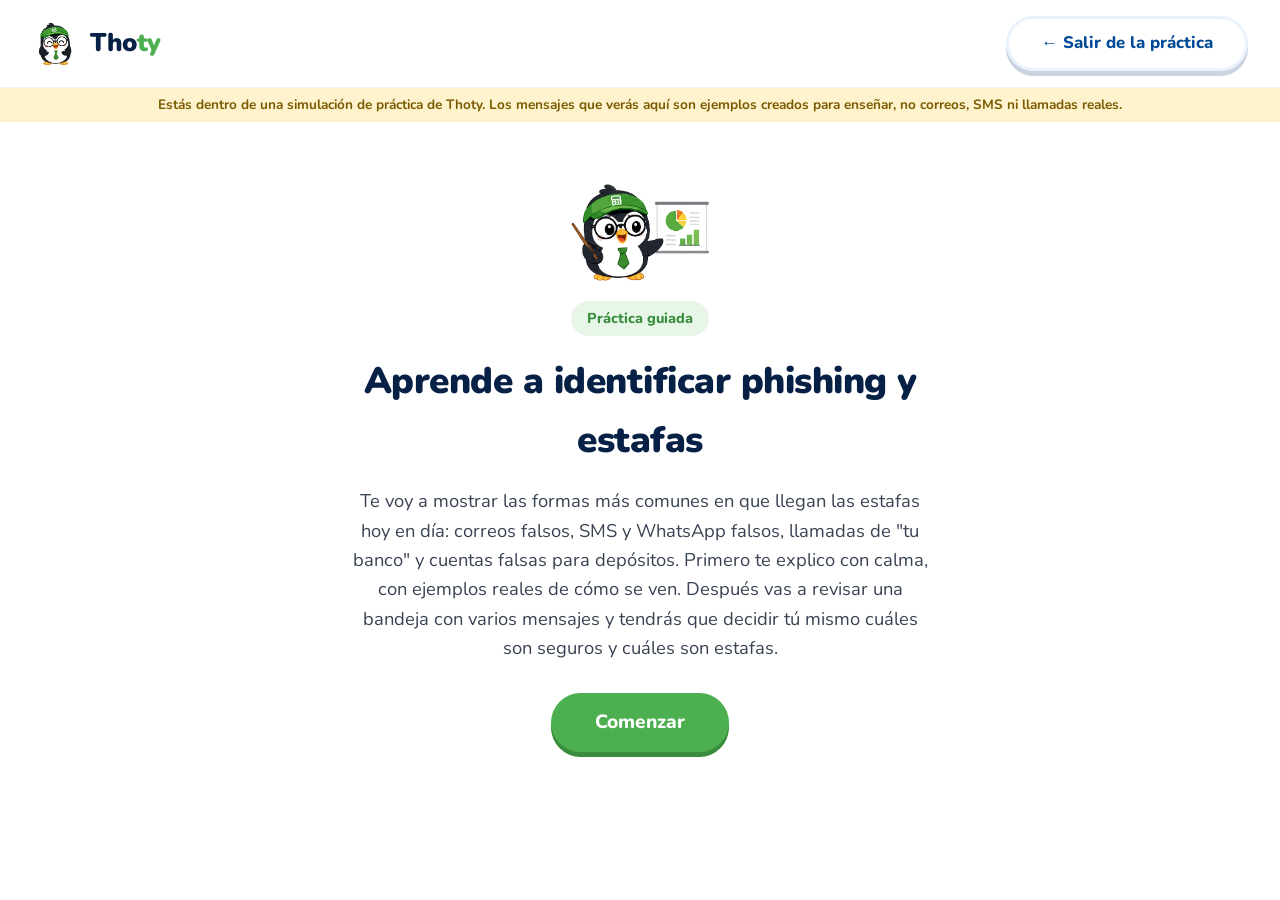
<file: modulos/phishing.html>
<!DOCTYPE html>
<html lang="es-MX">
<head>
<meta charset="UTF-8">
<meta name="viewport" content="width=device-width, initial-scale=1.0">
<title>Thoty — Práctica: Detecta fraudes y phishing</title>
<link rel="preconnect" href="https://fonts.googleapis.com">
<link href="https://fonts.googleapis.com/css2?family=Nunito:wght@400;600;700;800;900&display=swap" rel="stylesheet">
<link rel="stylesheet" href="../assets/css/styles.css">
<link rel="stylesheet" href="../assets/css/banca.css">
</head>
<body>

<!-- ============ HEADER THOTY (fuera de la simulación) ============ -->
<header class="header">
  <div class="header__inner">
    <a href="../dashboard.html" class="marca">
      <img src="../assets/img/thot-feliz.png" alt="" class="marca__icono">
      <span class="marca__nombre">Tho<span>ty</span></span>
    </a>
    <div class="header__acciones">
      <a href="../dashboard.html" class="btn btn-secundario">← Salir de la práctica</a>
    </div>
  </div>
</header>
<div style="background:#fff3cd; color:#7a5b00; text-align:center; font-size:0.85rem; font-weight:700; padding:6px 12px;">
  Estás dentro de una simulación de práctica de Thoty. Los mensajes que verás aquí son ejemplos creados para enseñar, no correos, SMS ni llamadas reales.
</div>

<!-- ======================================================================
     VISTA 1 — INTRO
     ====================================================================== -->
<section id="vista-intro" class="seccion" style="padding-top:56px;">
  <div class="contenedor" style="max-width:640px; text-align:center;">
    <img src="../assets/img/thot-explicando.png" alt="Thot explicando" style="width:150px; margin:0 auto 20px;">
    <span class="seccion__etiqueta">Práctica guiada</span>
    <h1 class="seccion__titulo">Aprende a identificar phishing y estafas</h1>
    <p class="seccion__texto" style="margin-bottom:30px;">
      Te voy a mostrar las formas más comunes en que llegan las estafas hoy en día:
      correos falsos, SMS y WhatsApp falsos, llamadas de "tu banco" y cuentas
      falsas para depósitos. Primero te explico con calma, con ejemplos reales
      de cómo se ven. Después vas a revisar una bandeja con varios mensajes y
      tendrás que decidir tú mismo cuáles son seguros y cuáles son estafas.
    </p>
    <button class="btn btn-primario btn-grande" id="btnIniciar">Comenzar</button>
  </div>
</section>

<!-- ======================================================================
     VISTA 2 — TUTORIAL GUIADO (6 pasos)
     ====================================================================== -->
<section id="vista-tutorial" class="seccion oculto" style="padding-top:40px;">
  <div class="contenedor" style="max-width:760px;">
    <div class="panel-banca">
      <div class="stepper">
        <div class="stepper__paso" data-paso="1"></div>
        <div class="stepper__paso" data-paso="2"></div>
        <div class="stepper__paso" data-paso="3"></div>
        <div class="stepper__paso" data-paso="4"></div>
        <div class="stepper__paso" data-paso="5"></div>
        <div class="stepper__paso" data-paso="6"></div>
        <span class="stepper__texto" id="stepperTexto">Paso 1 de 6</span>
      </div>

      <div class="thot-guia">
        <img src="../assets/img/thot-explicando.png" alt="" class="thot-guia__figura" id="thotGuiaFigura">
        <div>
          <div class="thot-guia__titulo" id="thotGuiaTitulo">¿Qué es el phishing?</div>
          <div class="thot-guia__texto" id="thotGuiaTexto">
            Es cuando alguien se hace pasar por tu banco o por una empresa conocida
            para robarte tu información o tu dinero. Vamos a ver, uno por uno, los
            disfraces que más usan.
          </div>
        </div>
      </div>

      <!-- Paso 1: qué es el phishing -->
      <div class="tutorial-paso" data-paso="1">
        <p style="color:var(--gris-700,#3a4354); font-size:1rem; line-height:1.6;">
          El phishing casi siempre busca lo mismo: que actúes rápido, sin pensar,
          por miedo o por ilusión de un premio. Puede llegar por correo, por SMS,
          por WhatsApp, por teléfono, o incluso disfrazado de un "comprobante de
          depósito". En los siguientes pasos te muestro ejemplos reales de cada
          uno, y cómo distinguirlos de un mensaje verdadero de tu banco.
        </p>
      </div>

      <!-- Paso 2: correos falsos -->
      <div class="tutorial-paso oculto" data-paso="2">
        <p style="color:var(--gris-700,#3a4354); margin-bottom:4px; font-weight:700;">
          Así se ve un ejemplo real de correo falso:
        </p>
        <div class="mock-correo">
          <div class="mock-correo__cabecera">
            <div><strong>De:</strong> BBVA México &lt;notificaciones@<span class="mock-correo__remitente-sospechoso">bbva-mx-verificacion.com</span>&gt;</div>
            <div><strong>Asunto:</strong> Tu cuenta será suspendida en 24 horas</div>
          </div>
          <div class="mock-correo__cuerpo">
            <p>Estimado cliente, detectamos actividad inusual en tu cuenta. Da clic en el siguiente botón para verificar tus datos y evitar la suspensión de tu cuenta.</p>
            <span class="mock-correo__boton-falso">Verificar mi cuenta ahora</span>
            <span class="mock-correo__enlace-real">Enlace real: http://bbva-mx-verificacion.com/login.php</span>
          </div>
        </div>
        <div>
          <span class="bandera-roja">🚩 El dominio no es bbva.mx</span>
          <span class="bandera-roja">🚩 Genera miedo y urgencia</span>
          <span class="bandera-roja">🚩 Pide hacer clic para "verificar"</span>
        </div>
      </div>

      <!-- Paso 3: SMS y WhatsApp falsos -->
      <div class="tutorial-paso oculto" data-paso="3">
        <p style="color:var(--gris-700,#3a4354); margin-bottom:4px; font-weight:700;">
          Así se ve un SMS falso (smishing):
        </p>
        <div class="mock-chat">
          <div class="mock-chat__cabecera">💬 Mensaje de texto · BBVA-INFO</div>
          <div class="mock-chat__burbuja">
            ¡Felicidades! Ganaste $5,000 MXN en la Rifa BBVA 2026. Reclama tu premio aquí: <span class="mock-chat__enlace">bit.ly/premiobbva24</span>. Oferta válida solo por hoy.
          </div>
        </div>
        <div style="margin-bottom:14px;">
          <span class="bandera-roja">🚩 Premio inesperado</span>
          <span class="bandera-roja">🚩 Enlace acortado</span>
          <span class="bandera-roja">🚩 Presión de tiempo ("solo por hoy")</span>
        </div>
        <p style="color:var(--gris-700,#3a4354); margin:16px 0 4px; font-weight:700;">
          Y así uno de WhatsApp, haciéndose pasar por una persona real:
        </p>
        <div class="mock-chat mock-chat--whatsapp">
          <div class="mock-chat__cabecera">🟢 WhatsApp · "Ana - Soporte BBVA"</div>
          <div class="mock-chat__burbuja">
            Hola 👋 Soy Ana, del área de seguridad de BBVA. Notamos actividad sospechosa en tu cuenta. Para protegerte, compárteme el código de 6 dígitos que te acaba de llegar por SMS.
          </div>
        </div>
        <div>
          <span class="bandera-roja">🚩 Pide el código de verificación</span>
          <span class="bandera-roja">🚩 Ningún banco contacta por WhatsApp para esto</span>
        </div>
      </div>

      <!-- Paso 4: llamadas falsas (vishing) -->
      <div class="tutorial-paso oculto" data-paso="4">
        <p style="color:var(--gris-700,#3a4354); margin-bottom:4px; font-weight:700;">
          Así suena una llamada de estafa (vishing):
        </p>
        <div class="mock-llamada">
          <div class="mock-llamada__cabecera">📞 Llamada entrante <span class="mock-llamada__numero">55 9876 1122</span></div>
          <div class="mock-llamada__linea"><strong>Estafador:</strong> "Buenas tardes, hablamos del área de fraudes de BBVA. Detectamos una transferencia sospechosa de $12,000 desde su cuenta. Para cancelarla, necesitamos que nos confirme el código de 6 dígitos que le acaba de llegar por mensaje de texto."</div>
        </div>
        <div style="margin-bottom:14px;">
          <span class="bandera-roja">🚩 Pide un código de verificación por teléfono</span>
          <span class="bandera-roja">🚩 Presión con una supuesta operación fraudulenta</span>
        </div>
        <p style="color:var(--gris-700,#3a4354); font-weight:700;">
          Regla simple: tu banco nunca te va a pedir tu contraseña, tu NIP ni un
          código de verificación por teléfono, correo o mensaje. Si tienes dudas,
          cuelga y marca tú mismo al número oficial que está al reverso de tu tarjeta.
        </p>
      </div>

      <!-- Paso 5: cuentas y comprobantes falsos -->
      <div class="tutorial-paso oculto" data-paso="5">
        <p style="color:var(--gris-700,#3a4354); margin-bottom:4px; font-weight:700;">
          Así se ve un "comprobante" falso en una venta en línea:
        </p>
        <div class="mock-chat">
          <div class="mock-chat__cabecera">💬 Mensaje de texto · Comprador (desconocido)</div>
          <div class="mock-chat__burbuja">
            Ya te deposité los $2,500 del artículo, aquí está mi comprobante. En cuanto confirmes, te paso los datos para que me envíes el paquete 📦
          </div>
        </div>
        <div>
          <span class="bandera-roja">🚩 Una captura de pantalla se puede falsificar fácilmente</span>
          <span class="bandera-roja">🚩 Presiona a que actúes antes de confirmar</span>
        </div>
        <p style="color:var(--gris-700,#3a4354); font-weight:700; margin-top:14px;">
          La única forma segura de confirmar un depósito es revisando tu propia
          cuenta desde tu app bancaria oficial, nunca a partir de una imagen que
          te envía la otra persona.
        </p>
      </div>

      <!-- Paso 6: reglas de oro -->
      <div class="tutorial-paso oculto" data-paso="6">
        <ul style="color:var(--gris-700,#3a4354); font-size:1rem; line-height:1.8; padding-left:22px; margin-top:10px;">
          <li>Tu banco nunca te pide contraseñas, NIP ni códigos por teléfono, correo o mensaje.</li>
          <li>Desconfía de la urgencia y el miedo: "tu cuenta será bloqueada", "último aviso".</li>
          <li>Verifica siempre por tu cuenta: la app oficial o el número que está en tu tarjeta.</li>
          <li>Nunca hagas clic en enlaces de mensajes que no esperabas.</li>
          <li>Un comprobante se puede falsificar: confirma el dinero directo en tu cuenta.</li>
        </ul>
      </div>

      <div class="acciones-paso">
        <button class="btn btn-secundario" id="btnAtras" disabled>Atrás</button>
        <button class="btn btn-primario" id="btnSiguiente">Siguiente</button>
      </div>
    </div>
  </div>
</section>

<!-- ======================================================================
     VISTA 3 — ÉXITO DEL TUTORIAL
     ====================================================================== -->
<section id="vista-exito-tutorial" class="seccion oculto" style="padding-top:64px;">
  <div class="contenedor" style="max-width:520px;">
    <div class="pantalla-exito">
      <img src="../assets/img/thot-celebrando.png" alt="Thot celebrando" class="pantalla-exito__figura">
      <h2>¡Muy bien! Ya conoces las señales</h2>
      <p>Ahora vas a revisar una bandeja con varios mensajes reales de ejemplo.
        Tú decides, uno por uno, cuáles son seguros y cuáles son intentos de
        estafa. Te diré si acertaste en cada uno.</p>
      <button class="btn btn-primario btn-grande" id="btnIrPractica">Practicar sin ayuda</button>
    </div>
  </div>
</section>

<!-- ======================================================================
     VISTA 4 — PRÁCTICA REAL: bandeja de mensajes
     ====================================================================== -->
<section id="vista-practica" class="seccion oculto" style="padding-top:40px;">
  <div class="contenedor" style="max-width:760px;">
    <div class="panel-banca">
      <div class="panel-banca__titulo">Bandeja de mensajes</div>
      <div class="panel-banca__subtitulo">Revisa cada mensaje y decide si es seguro o si es phishing. Te diré si acertaste apenas respondas.</div>

      <div class="marcador-score">
        <span>Mensajes revisados</span>
        <span class="marcador-score__valor" id="marcadorTexto">0 / 6</span>
      </div>

      <div class="bandeja-mensajes" id="bandejaMensajes"></div>

      <div class="acciones-paso" style="justify-content:center; margin-top:34px;">
        <button class="btn btn-primario btn-grande" id="btnVerResultado" disabled>Revisa los 6 mensajes para ver tu resultado</button>
      </div>
    </div>
  </div>
</section>

<!-- ======================================================================
     VISTA 5 — ÉXITO FINAL
     ====================================================================== -->
<section id="vista-exito-final" class="seccion oculto" style="padding-top:64px;">
  <div class="contenedor" style="max-width:560px;">
    <div class="pantalla-exito">
      <div class="pantalla-exito__check">
        <svg width="42" height="42" viewBox="0 0 24 24" fill="none"><path d="M5 13L9 17L19 7" stroke="#388e3c" stroke-width="3" stroke-linecap="round" stroke-linejoin="round"/></svg>
      </div>
      <h2>¡Práctica completada!</h2>
      <p id="textoResultadoFinal">Acertaste X de 6 mensajes.</p>
      <div class="resumen-operacion" style="text-align:left; margin-bottom:26px;">
        <div class="resumen-operacion__fila" style="display:block; border-bottom:none; padding:6px 0;">
          <span class="resumen-operacion__etiqueta" style="display:block; margin-bottom:6px;">Recuerda siempre:</span>
          <span class="resumen-operacion__valor" style="display:block; font-weight:600; text-align:left; color:var(--gris-700,#3a4354);">
            Tu banco nunca pide contraseñas, NIP ni códigos por teléfono, correo o
            mensaje. Ante la duda, cuelga y verifica tú mismo en la app oficial o
            en el número de tu tarjeta.
          </span>
        </div>
      </div>
      <button class="btn btn-primario btn-grande" id="btnIrEncuesta">Continuar</button>
    </div>
  </div>
</section>

<!-- ======================================================================
     VISTA 6 — ENCUESTA DE SATISFACCIÓN
     ====================================================================== -->
<section id="vista-encuesta" class="seccion oculto" style="padding-top:56px;">
  <div class="contenedor" style="max-width:600px;">
    <div class="panel-banca">
      <div style="text-align:center; margin-bottom:8px;">
        <img src="../assets/img/thot-idea.png" alt="" style="width:90px; margin:0 auto 12px;">
        <div class="panel-banca__titulo" style="margin-bottom:4px;">¿Cómo te fue con esta práctica?</div>
        <div class="panel-banca__subtitulo" style="margin-bottom:0;">Tu opinión nos ayuda a mejorar Thoty. Responder toma menos de un minuto.</div>
      </div>

      <form id="formEncuesta" data-modulo="phishing">
        <div class="encuesta-pregunta">
          <label>¿Qué tan fácil fue usar esta práctica?</label>
          <div class="estrellas">
            <input type="radio" name="enc_facilidad" id="ef5" value="5"><label for="ef5">★</label>
            <input type="radio" name="enc_facilidad" id="ef4" value="4"><label for="ef4">★</label>
            <input type="radio" name="enc_facilidad" id="ef3" value="3"><label for="ef3">★</label>
            <input type="radio" name="enc_facilidad" id="ef2" value="2"><label for="ef2">★</label>
            <input type="radio" name="enc_facilidad" id="ef1" value="1"><label for="ef1">★</label>
          </div>
        </div>

        <div class="encuesta-pregunta">
          <label>¿Qué tan claras fueron las explicaciones de Thot?</label>
          <div class="estrellas">
            <input type="radio" name="enc_claridad" id="ec5" value="5"><label for="ec5">★</label>
            <input type="radio" name="enc_claridad" id="ec4" value="4"><label for="ec4">★</label>
            <input type="radio" name="enc_claridad" id="ec3" value="3"><label for="ec3">★</label>
            <input type="radio" name="enc_claridad" id="ec2" value="2"><label for="ec2">★</label>
            <input type="radio" name="enc_claridad" id="ec1" value="1"><label for="ec1">★</label>
          </div>
        </div>

        <div class="encuesta-pregunta">
          <label>¿Qué tan parecidos se sintieron los ejemplos a estafas reales?</label>
          <div class="estrellas">
            <input type="radio" name="enc_realismo" id="er5" value="5"><label for="er5">★</label>
            <input type="radio" name="enc_realismo" id="er4" value="4"><label for="er4">★</label>
            <input type="radio" name="enc_realismo" id="er3" value="3"><label for="er3">★</label>
            <input type="radio" name="enc_realismo" id="er2" value="2"><label for="er2">★</label>
            <input type="radio" name="enc_realismo" id="er1" value="1"><label for="er1">★</label>
          </div>
        </div>

        <div class="encuesta-pregunta">
          <label>¿Qué tanta confianza sientes ahora para detectar un fraude real?</label>
          <div class="estrellas">
            <input type="radio" name="enc_confianza" id="eco5" value="5"><label for="eco5">★</label>
            <input type="radio" name="enc_confianza" id="eco4" value="4"><label for="eco4">★</label>
            <input type="radio" name="enc_confianza" id="eco3" value="3"><label for="eco3">★</label>
            <input type="radio" name="enc_confianza" id="eco2" value="2"><label for="eco2">★</label>
            <input type="radio" name="enc_confianza" id="eco1" value="1"><label for="eco1">★</label>
          </div>
        </div>

        <div class="encuesta-pregunta">
          <label>¿Qué tan probable es que recomiendes Thoty a alguien más?</label>
          <div class="estrellas">
            <input type="radio" name="enc_recomendacion" id="er_r5" value="5"><label for="er_r5">★</label>
            <input type="radio" name="enc_recomendacion" id="er_r4" value="4"><label for="er_r4">★</label>
            <input type="radio" name="enc_recomendacion" id="er_r3" value="3"><label for="er_r3">★</label>
            <input type="radio" name="enc_recomendacion" id="er_r2" value="2"><label for="er_r2">★</label>
            <input type="radio" name="enc_recomendacion" id="er_r1" value="1"><label for="er_r1">★</label>
          </div>
        </div>

        <div class="encuesta-pregunta">
          <label>¿Estarías dispuesto a pagar una aportación económica para acceder a los demás módulos y seguir mejorando Thoty?</label>
          <div class="escala-opciones">
            <label class="escala-opcion"><input type="radio" name="enc_intencion_pago" value="1"> Definitivamente no</label>
            <label class="escala-opcion"><input type="radio" name="enc_intencion_pago" value="2"> Probablemente no</label>
            <label class="escala-opcion"><input type="radio" name="enc_intencion_pago" value="3"> Tal vez</label>
            <label class="escala-opcion"><input type="radio" name="enc_intencion_pago" value="4"> Probablemente sí</label>
            <label class="escala-opcion"><input type="radio" name="enc_intencion_pago" value="5"> Definitivamente sí</label>
          </div>
        </div>

        <div class="campo-banca" style="margin-top:6px;">
          <label for="enc_comentario">¿Qué le mejorarías a esta práctica? (opcional)</label>
          <textarea id="enc_comentario" class="encuesta-textarea" rows="3" placeholder="Cuéntanos qué te gustaría que fuera diferente o más claro..."></textarea>
        </div>

        <div class="acciones-paso">
          <button type="button" class="btn btn-secundario" id="btnOmitirEncuesta">Omitir por ahora</button>
          <button type="submit" class="btn btn-primario btn-grande">Enviar encuesta</button>
        </div>
      </form>
    </div>
  </div>
</section>

<!-- ======================================================================
     VISTA 7 — CIERRE (agradecimiento)
     ====================================================================== -->
<section id="vista-cierre" class="seccion oculto" style="padding-top:64px;">
  <div class="contenedor" style="max-width:520px;">
    <div class="pantalla-exito">
      <div class="pantalla-exito__check">
        <svg width="42" height="42" viewBox="0 0 24 24" fill="none"><path d="M5 13L9 17L19 7" stroke="#388e3c" stroke-width="3" stroke-linecap="round" stroke-linejoin="round"/></svg>
      </div>
      <h2 id="tituloCierre">¡Gracias!</h2>
      <p id="textoCierre">Puedes repetir esta práctica las veces que quieras.</p>
      <div style="display:flex; gap:14px; justify-content:center; flex-wrap:wrap; margin-bottom:20px;">
        <button class="btn btn-secundario" id="btnRepetir">Practicar de nuevo</button>
        <a href="../dashboard.html" class="btn btn-primario">Volver a mis prácticas</a>
      </div>
      <button type="button" class="btn-enlace" id="btnDescargarEncuestas">⬇ Descargar respuestas de la encuesta</button>
    </div>
  </div>
</section>

<script src="../assets/js/encuesta.js"></script>
<script src="../assets/js/phishing.js"></script>
</body>
</html>
</file>
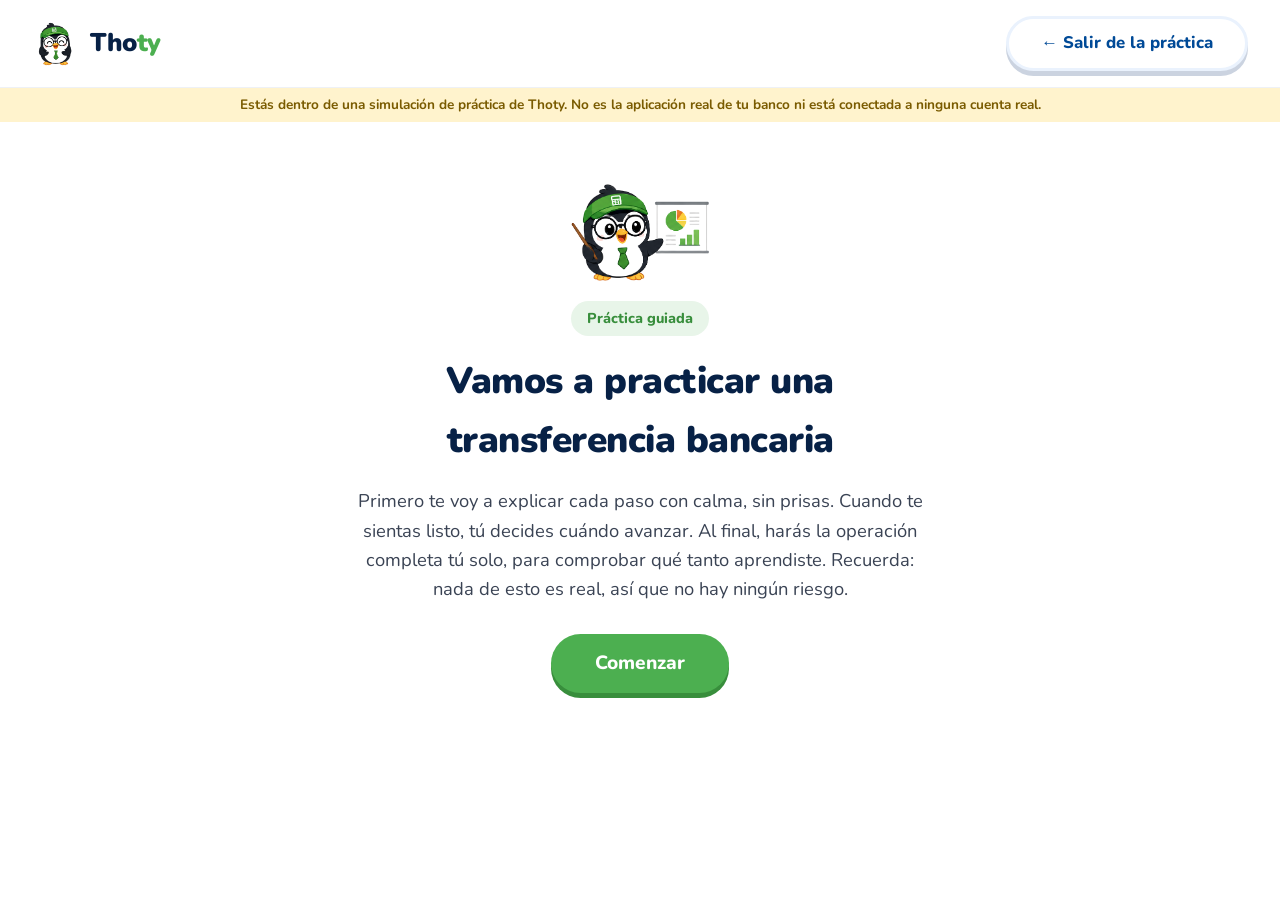
<file: modulos/transferencia.html>
<!DOCTYPE html>
<html lang="es-MX">
<head>
<meta charset="UTF-8">
<meta name="viewport" content="width=device-width, initial-scale=1.0">
<title>Thoty — Práctica: Transferencia bancaria</title>
<link rel="preconnect" href="https://fonts.googleapis.com">
<link href="https://fonts.googleapis.com/css2?family=Nunito:wght@400;600;700;800;900&display=swap" rel="stylesheet">
<link rel="stylesheet" href="../assets/css/styles.css">
<link rel="stylesheet" href="../assets/css/banca.css">
</head>
<body>

<!-- ============ HEADER THOTY (fuera de la simulación) ============ -->
<header class="header">
  <div class="header__inner">
    <a href="../dashboard.html" class="marca">
      <img src="../assets/img/thot-feliz.png" alt="" class="marca__icono">
      <span class="marca__nombre">Tho<span>ty</span></span>
    </a>
    <div class="header__acciones">
      <a href="../dashboard.html" class="btn btn-secundario">← Salir de la práctica</a>
    </div>
  </div>
</header>
<div style="background:#fff3cd; color:#7a5b00; text-align:center; font-size:0.85rem; font-weight:700; padding:6px 12px;">
  Estás dentro de una simulación de práctica de Thoty. No es la aplicación real de tu banco ni está conectada a ninguna cuenta real.
</div>

<!-- ======================================================================
     VISTA 1 — INTRO
     ====================================================================== -->
<section id="vista-intro" class="seccion" style="padding-top:56px;">
  <div class="contenedor" style="max-width:640px; text-align:center;">
    <img src="../assets/img/thot-explicando.png" alt="Thot explicando" style="width:150px; margin:0 auto 20px;">
    <span class="seccion__etiqueta">Práctica guiada</span>
    <h1 class="seccion__titulo">Vamos a practicar una transferencia bancaria</h1>
    <p class="seccion__texto" style="margin-bottom:30px;">
      Primero te voy a explicar cada paso con calma, sin prisas. Cuando te sientas
      listo, tú decides cuándo avanzar. Al final, harás la operación completa tú
      solo, para comprobar qué tanto aprendiste. Recuerda: nada de esto es real,
      así que no hay ningún riesgo.
    </p>
    <button class="btn btn-primario btn-grande" id="btnIniciar">Comenzar</button>
  </div>
</section>

<!-- ======================================================================
     VISTA 2 — INICIO DE LA BANCA (simulada)
     ====================================================================== -->
<section id="vista-inicio" class="oculto">
  <div class="banca-topbar">
    <div class="banca-topbar__marca">
      <img src="../assets/img/bbva-logo.png" alt="BBVA" style="height:24px; width:auto;">
      <span class="banca-topbar__nombre">Banca Digital · Práctica</span>
    </div>
    <div class="banca-topbar__usuario">
      <span class="solo-desktop">Hola, <strong id="nombreTopbar1">Cliente</strong></span>
      <span class="banca-topbar__perfil"><svg width="16" height="16" viewBox="0 0 24 24" fill="none"><circle cx="12" cy="8" r="4" stroke="#fff" stroke-width="2"/><path d="M4 21C4 17 7.5 14 12 14C16.5 14 20 17 20 21" stroke="#fff" stroke-width="2" stroke-linecap="round"/></svg></span>
      <a href="../dashboard.html" class="banca-topbar__salir">Salir</a>
    </div>
  </div>
  <nav class="banca-nav">
    <div class="banca-nav__item" data-simple="true">
      <button class="banca-nav__boton">Inicio</button>
    </div>

    <div class="banca-nav__item con-activa" id="navTransferir">
      <button class="banca-nav__boton">Transferir
        <svg width="12" height="12" viewBox="0 0 24 24" fill="none"><path d="M6 9L12 15L18 9" stroke="currentColor" stroke-width="2.5" stroke-linecap="round" stroke-linejoin="round"/></svg>
      </button>
      <div class="banca-nav__dropdown">
        <div class="banca-nav__grupo-titulo">Realizar una transferencia</div>
        <button class="banca-nav__opcion" id="opcionTransferirActiva">A cuentas BBVA y otros bancos</button>
        <button class="banca-nav__opcion banca-nav__opcion--bloqueada">Disposición de tarjeta de crédito <span class="etiqueta-proximamente">Próximamente</span></button>
        <button class="banca-nav__opcion banca-nav__opcion--bloqueada">Transferencia internacional <span class="etiqueta-proximamente">Próximamente</span></button>
      </div>
    </div>

    <div class="banca-nav__item">
      <button class="banca-nav__boton">Pagar
        <svg width="12" height="12" viewBox="0 0 24 24" fill="none"><path d="M6 9L12 15L18 9" stroke="currentColor" stroke-width="2.5" stroke-linecap="round" stroke-linejoin="round"/></svg>
      </button>
      <div class="banca-nav__dropdown">
        <div class="banca-nav__grupo-titulo">Realizar un pago</div>
        <button class="banca-nav__opcion banca-nav__opcion--bloqueada">De servicios <span class="etiqueta-proximamente">Próximamente</span></button>
        <button class="banca-nav__opcion banca-nav__opcion--bloqueada">A cuentas BBVA y otros bancos <span class="etiqueta-proximamente">Próximamente</span></button>
        <button class="banca-nav__opcion banca-nav__opcion--bloqueada">A tarjeta de crédito <span class="etiqueta-proximamente">Próximamente</span></button>
        <button class="banca-nav__opcion banca-nav__opcion--bloqueada">Impuestos <span class="etiqueta-proximamente">Próximamente</span></button>
      </div>
    </div>

    <div class="banca-nav__item">
      <button class="banca-nav__boton">Contratar/Comprar
        <svg width="12" height="12" viewBox="0 0 24 24" fill="none"><path d="M6 9L12 15L18 9" stroke="currentColor" stroke-width="2.5" stroke-linecap="round" stroke-linejoin="round"/></svg>
      </button>
      <div class="banca-nav__dropdown">
        <div class="banca-nav__grupo-titulo">Productos</div>
        <button class="banca-nav__opcion banca-nav__opcion--bloqueada">Tarjeta de crédito <span class="etiqueta-proximamente">Próximamente</span></button>
        <button class="banca-nav__opcion banca-nav__opcion--bloqueada">Cuentas <span class="etiqueta-proximamente">Próximamente</span></button>
        <button class="banca-nav__opcion banca-nav__opcion--bloqueada">Seguros <span class="etiqueta-proximamente">Próximamente</span></button>
      </div>
    </div>

    <div class="banca-nav__item">
      <button class="banca-nav__boton">Invertir
        <svg width="12" height="12" viewBox="0 0 24 24" fill="none"><path d="M6 9L12 15L18 9" stroke="currentColor" stroke-width="2.5" stroke-linecap="round" stroke-linejoin="round"/></svg>
      </button>
      <div class="banca-nav__dropdown">
        <div class="banca-nav__grupo-titulo">Comienza tu inversión</div>
        <button class="banca-nav__opcion banca-nav__opcion--bloqueada">Fondos de inversión <span class="etiqueta-proximamente">Próximamente</span></button>
        <button class="banca-nav__opcion banca-nav__opcion--bloqueada">Pagaré <span class="etiqueta-proximamente">Próximamente</span></button>
      </div>
    </div>

    <div class="banca-nav__item">
      <button class="banca-nav__boton">Administrar
        <svg width="12" height="12" viewBox="0 0 24 24" fill="none"><path d="M6 9L12 15L18 9" stroke="currentColor" stroke-width="2.5" stroke-linecap="round" stroke-linejoin="round"/></svg>
      </button>
      <div class="banca-nav__dropdown">
        <div class="banca-nav__grupo-titulo">Contratos</div>
        <button class="banca-nav__opcion banca-nav__opcion--bloqueada">Alertas BBVA <span class="etiqueta-proximamente">Próximamente</span></button>
        <button class="banca-nav__opcion banca-nav__opcion--bloqueada">Domiciliación <span class="etiqueta-proximamente">Próximamente</span></button>
      </div>
    </div>

    <div class="banca-nav__item">
      <button class="banca-nav__boton">Consultar
        <svg width="12" height="12" viewBox="0 0 24 24" fill="none"><path d="M6 9L12 15L18 9" stroke="currentColor" stroke-width="2.5" stroke-linecap="round" stroke-linejoin="round"/></svg>
      </button>
      <div class="banca-nav__dropdown">
        <div class="banca-nav__grupo-titulo">Movimientos</div>
        <button class="banca-nav__opcion banca-nav__opcion--bloqueada">Estado de cuenta <span class="etiqueta-proximamente">Próximamente</span></button>
        <button class="banca-nav__opcion banca-nav__opcion--bloqueada">Saldo <span class="etiqueta-proximamente">Próximamente</span></button>
      </div>
    </div>
  </nav>

  <div class="banca-fondo">
    <div class="banca-contenedor">
      <div class="banca-columnas">
        <div>
          <div class="mis-cuentas">
            <div class="mis-cuentas__titulo">Mis Cuentas</div>

            <div class="fila-cuenta">
              <div class="fila-cuenta__info">
                <div class="fila-cuenta__icono">
                  <svg width="20" height="20" viewBox="0 0 24 24" fill="none"><rect x="3" y="10" width="18" height="9" rx="1" stroke="#094fa4" stroke-width="2"/><path d="M3 10L12 4L21 10" stroke="#094fa4" stroke-width="2" stroke-linecap="round" stroke-linejoin="round"/></svg>
                </div>
                <div>
                  <div class="fila-cuenta__nombre">Cuenta de Débito</div>
                  <div class="fila-cuenta__numero">•••• 4521 · M.N.</div>
                </div>
              </div>
              <div class="fila-cuenta__saldo">$12,480.00</div>
            </div>

            <div class="fila-cuenta">
              <div class="fila-cuenta__info">
                <div class="fila-cuenta__icono">
                  <svg width="20" height="20" viewBox="0 0 24 24" fill="none"><rect x="3" y="6" width="18" height="13" rx="2" stroke="#094fa4" stroke-width="2"/><path d="M3 10H21" stroke="#094fa4" stroke-width="2"/></svg>
                </div>
                <div>
                  <div class="fila-cuenta__nombre">Tarjeta de Crédito Oro</div>
                  <div class="fila-cuenta__numero">•••• 9821 · M.N.</div>
                </div>
              </div>
              <div class="fila-cuenta__saldo">$3,250.00</div>
            </div>
          </div>

          <div class="thot-guia">
            <img src="../assets/img/thot-explicando.png" alt="" class="thot-guia__figura">
            <div>
              <div class="thot-guia__titulo">Esta es la pantalla de inicio</div>
              <div class="thot-guia__texto">
                Aquí siempre verás tus cuentas y saldos. Para enviar dinero a alguien,
                busca el menú <strong>"Transferir"</strong> en la parte de arriba,
                y dentro de él la opción <strong>"A cuentas BBVA y otros bancos"</strong>.
                Adelante, pruébalo.
              </div>
            </div>
          </div>
        </div>

        <div>
          <div class="panel-lateral">
            <div class="panel-lateral__titulo">Operaciones Rápidas</div>
            <div class="panel-lateral__vacio">No hay operaciones rápidas todavía.</div>
          </div>
        </div>
      </div>
    </div>
  </div>
</section>

<!-- ======================================================================
     VISTA 3 — TUTORIAL GUIADO (5 pasos)
     ====================================================================== -->
<section id="vista-tutorial" class="oculto">
  <div class="banca-topbar">
    <div class="banca-topbar__marca">
      <img src="../assets/img/bbva-logo.png" alt="BBVA" style="height:24px; width:auto;">
      <span class="banca-topbar__nombre">Transferir dinero</span>
    </div>
    <div class="banca-topbar__usuario">
      <span class="solo-desktop">Hola, <strong id="nombreTopbar2">Cliente</strong></span>
      <span class="banca-topbar__perfil"><svg width="16" height="16" viewBox="0 0 24 24" fill="none"><circle cx="12" cy="8" r="4" stroke="#fff" stroke-width="2"/><path d="M4 21C4 17 7.5 14 12 14C16.5 14 20 17 20 21" stroke="#fff" stroke-width="2" stroke-linecap="round"/></svg></span>
      <a href="../dashboard.html" class="banca-topbar__salir">Salir</a>
    </div>
  </div>

  <div class="banca-fondo">
    <div class="banca-contenedor">
      <div class="panel-banca">
        <div class="stepper">
          <div class="stepper__paso" data-paso="1"></div>
          <div class="stepper__paso" data-paso="2"></div>
          <div class="stepper__paso" data-paso="3"></div>
          <div class="stepper__paso" data-paso="4"></div>
          <div class="stepper__paso" data-paso="5"></div>
          <span class="stepper__texto" id="stepperTexto">Paso 1 de 5</span>
        </div>

        <div class="thot-guia">
          <img src="../assets/img/thot-explicando.png" alt="" class="thot-guia__figura" id="thotGuiaFigura">
          <div>
            <div class="thot-guia__titulo" id="thotGuiaTitulo">Cuenta de origen</div>
            <div class="thot-guia__texto" id="thotGuiaTexto">
              Esta es la cuenta de la que saldrá el dinero. Casi siempre solo tendrás
              una opción disponible si es tu única cuenta.
            </div>
          </div>
        </div>

        <!-- Paso 1: cuenta origen -->
        <div class="campo-banca tutorial-paso" data-paso="1">
          <label for="t_origen">Cuenta de origen</label>
          <select id="t_origen">
            <option>Cuenta de Débito •••• 4521</option>
          </select>
          <p class="campo-banca__saldo">Saldo disponible: <strong>$12,480.00</strong></p>
        </div>

        <!-- Paso 2: cuenta destino -->
        <div class="campo-banca tutorial-paso oculto" data-paso="2">
          <label for="t_clabe">CLABE o número de cuenta destino</label>
          <input type="text" id="t_clabe" readonly>
          <div class="campo-banca__ayuda">18 dígitos. Verifícala siempre con cuidado antes de continuar.</div>
        </div>

        <!-- Paso 3: beneficiario -->
        <div class="campo-banca tutorial-paso oculto" data-paso="3">
          <label for="t_beneficiario">Nombre del beneficiario</label>
          <input type="text" id="t_beneficiario" readonly>
          <div class="campo-banca__ayuda">Debe coincidir con el nombre que muestra tu banco al validar la cuenta.</div>
        </div>

        <!-- Paso 4: monto y concepto -->
        <div class="campo-banca tutorial-paso oculto" data-paso="4">
          <label for="t_monto">Monto a transferir</label>
          <input type="text" id="t_monto" readonly>
        </div>
        <div class="campo-banca tutorial-paso oculto" data-paso="4b">
          <label for="t_concepto">Concepto</label>
          <input type="text" id="t_concepto" readonly>
        </div>

        <!-- Paso 5: confirmación -->
        <div class="tutorial-paso oculto" data-paso="5">
          <div class="resumen-operacion">
            <div class="resumen-operacion__fila">
              <span class="resumen-operacion__etiqueta">Cuenta origen</span>
              <span class="resumen-operacion__valor">•••• 4521</span>
            </div>
            <div class="resumen-operacion__fila">
              <span class="resumen-operacion__etiqueta">Beneficiario</span>
              <span class="resumen-operacion__valor">María Fernanda López</span>
            </div>
            <div class="resumen-operacion__fila">
              <span class="resumen-operacion__etiqueta">CLABE destino</span>
              <span class="resumen-operacion__valor">012180001234567895</span>
            </div>
            <div class="resumen-operacion__fila">
              <span class="resumen-operacion__etiqueta">Monto</span>
              <span class="resumen-operacion__valor">$1,500.00</span>
            </div>
            <div class="resumen-operacion__fila">
              <span class="resumen-operacion__etiqueta">Concepto</span>
              <span class="resumen-operacion__valor">Pago renta agosto</span>
            </div>
          </div>
        </div>

        <div class="acciones-paso">
          <button class="btn btn-secundario" id="btnAtras" disabled>Atrás</button>
          <button class="btn btn-primario" id="btnSiguiente">Siguiente</button>
        </div>
      </div>
    </div>
  </div>
</section>

<!-- ======================================================================
     VISTA 4 — ÉXITO DEL TUTORIAL
     ====================================================================== -->
<section id="vista-exito-tutorial" class="seccion oculto" style="padding-top:64px;">
  <div class="contenedor" style="max-width:520px;">
    <div class="pantalla-exito">
      <img src="../assets/img/thot-celebrando.png" alt="Thot celebrando" class="pantalla-exito__figura">
      <h2>¡Muy bien! Ya conoces los pasos</h2>
      <p>Ahora te toca practicar tú solo, sin ninguna ayuda. Vas a recibir una
        pequeña instrucción y tendrás que completar la transferencia por tu cuenta.</p>
      <button class="btn btn-primario btn-grande" id="btnIrPractica">Practicar sin ayuda</button>
    </div>
  </div>
</section>

<!-- ======================================================================
     VISTA 5 — PRÁCTICA REAL (sin ayuda)
     ====================================================================== -->
<section id="vista-practica" class="oculto">
  <div class="banca-topbar">
    <div class="banca-topbar__marca">
      <img src="../assets/img/bbva-logo.png" alt="BBVA" style="height:24px; width:auto;">
      <span class="banca-topbar__nombre">Transferir dinero</span>
    </div>
    <div class="banca-topbar__usuario">
      <span class="solo-desktop">Hola, <strong id="nombreTopbar3">Cliente</strong></span>
      <span class="banca-topbar__perfil"><svg width="16" height="16" viewBox="0 0 24 24" fill="none"><circle cx="12" cy="8" r="4" stroke="#fff" stroke-width="2"/><path d="M4 21C4 17 7.5 14 12 14C16.5 14 20 17 20 21" stroke="#fff" stroke-width="2" stroke-linecap="round"/></svg></span>
      <a href="../dashboard.html" class="banca-topbar__salir">Salir</a>
    </div>
  </div>

  <div class="banca-fondo">
    <div class="banca-contenedor">
      <div class="panel-banca">
        <div class="panel-banca__titulo">Nueva transferencia</div>
        <div class="panel-banca__subtitulo">Completa el formulario tú solo. Si algo está mal, te lo diremos para que lo corrijas.</div>

        <div class="mision">
          <div class="mision__icono">
            <svg width="20" height="20" viewBox="0 0 24 24" fill="none"><path d="M12 2L4 5V11C4 16 7.5 20.5 12 22C16.5 20.5 20 16 20 11V5L12 2Z" stroke="#a67c00" stroke-width="2" stroke-linejoin="round"/></svg>
          </div>
          <div>
            <div class="mision__titulo">Tu misión</div>
            <div class="mision__texto">
              Transfiere <strong>$850.00</strong> a <strong>Roberto Sánchez Díaz</strong>,
              a la cuenta CLABE <strong>012180009876543216</strong>, con el concepto
              <strong>"Pago de renta"</strong>.
            </div>
          </div>
        </div>

        <form id="formPractica" novalidate>
          <div class="campo-banca">
            <label for="p_origen">Cuenta de origen</label>
            <select id="p_origen">
              <option>Cuenta de Débito •••• 4521</option>
            </select>
            <p class="campo-banca__saldo">Saldo disponible: <strong>$12,480.00</strong></p>
          </div>

          <div class="campo-banca" id="grupoClabe">
            <label for="p_clabe">CLABE o número de cuenta destino</label>
            <input type="text" id="p_clabe" placeholder="18 dígitos" inputmode="numeric" maxlength="18">
            <div class="campo-banca__error">La CLABE debe tener exactamente 18 dígitos.</div>
          </div>

          <div class="campo-banca" id="grupoBeneficiario">
            <label for="p_beneficiario">Nombre del beneficiario</label>
            <input type="text" id="p_beneficiario" placeholder="Nombre completo">
            <div class="campo-banca__error">Escribe el nombre completo del beneficiario.</div>
          </div>

          <div class="campo-banca" id="grupoMonto">
            <label for="p_monto">Monto a transferir</label>
            <input type="text" id="p_monto" placeholder="$0.00" inputmode="decimal">
            <div class="campo-banca__error">Ingresa un monto válido, mayor a $0.00.</div>
          </div>

          <div class="campo-banca" id="grupoConcepto">
            <label for="p_concepto">Concepto</label>
            <input type="text" id="p_concepto" placeholder="Ej. Pago de renta">
            <div class="campo-banca__error">Escribe un concepto para la transferencia.</div>
          </div>

          <div class="acciones-paso" style="justify-content:flex-end;">
            <button type="submit" class="btn btn-primario btn-grande">Revisar transferencia</button>
          </div>
        </form>
      </div>
    </div>
  </div>
</section>

<!-- ======================================================================
     VISTA 6 — REVISIÓN ANTES DE CONFIRMAR
     ====================================================================== -->
<section id="vista-revision" class="oculto">
  <div class="banca-topbar">
    <div class="banca-topbar__marca">
      <img src="../assets/img/bbva-logo.png" alt="BBVA" style="height:24px; width:auto;">
      <span class="banca-topbar__nombre">Confirmar transferencia</span>
    </div>
    <div class="banca-topbar__usuario">
      <a href="../dashboard.html" class="banca-topbar__salir">Salir</a>
    </div>
  </div>

  <div class="banca-fondo">
    <div class="banca-contenedor">
      <div class="panel-banca">
        <div class="panel-banca__titulo">Revisa antes de confirmar</div>
        <div class="panel-banca__subtitulo">Una vez confirmada, la transferencia no se puede deshacer. Revisa bien los datos.</div>

        <div class="resumen-operacion">
          <div class="resumen-operacion__fila">
            <span class="resumen-operacion__etiqueta">Beneficiario</span>
            <span class="resumen-operacion__valor" id="rev_beneficiario"></span>
          </div>
          <div class="resumen-operacion__fila">
            <span class="resumen-operacion__etiqueta">CLABE destino</span>
            <span class="resumen-operacion__valor" id="rev_clabe"></span>
          </div>
          <div class="resumen-operacion__fila">
            <span class="resumen-operacion__etiqueta">Monto</span>
            <span class="resumen-operacion__valor" id="rev_monto"></span>
          </div>
          <div class="resumen-operacion__fila">
            <span class="resumen-operacion__etiqueta">Concepto</span>
            <span class="resumen-operacion__valor" id="rev_concepto"></span>
          </div>
        </div>

        <div class="acciones-paso">
          <button class="btn btn-secundario" id="btnCorregir">Corregir datos</button>
          <button class="btn btn-primario btn-grande" id="btnConfirmarTransferencia">Confirmar transferencia</button>
        </div>
      </div>
    </div>
  </div>
</section>

<!-- ======================================================================
     VISTA 7 — ÉXITO FINAL
     ====================================================================== -->
<section id="vista-exito-final" class="seccion oculto" style="padding-top:64px;">
  <div class="contenedor" style="max-width:520px;">
    <div class="pantalla-exito">
      <div class="pantalla-exito__check">
        <svg width="42" height="42" viewBox="0 0 24 24" fill="none"><path d="M5 13L9 17L19 7" stroke="#388e3c" stroke-width="3" stroke-linecap="round" stroke-linejoin="round"/></svg>
      </div>
      <h2>¡Transferencia realizada con éxito!</h2>
      <p>Completaste tú solo el proceso completo de transferencia bancaria.</p>
      <button class="btn btn-primario btn-grande" id="btnIrEncuesta">Continuar</button>
    </div>
  </div>
</section>

<!-- ======================================================================
     VISTA 8 — ENCUESTA DE SATISFACCIÓN
     ====================================================================== -->
<section id="vista-encuesta" class="seccion oculto" style="padding-top:56px;">
  <div class="contenedor" style="max-width:600px;">
    <div class="panel-banca">
      <div style="text-align:center; margin-bottom:8px;">
        <img src="../assets/img/thot-idea.png" alt="" style="width:90px; margin:0 auto 12px;">
        <div class="panel-banca__titulo" style="margin-bottom:4px;">¿Cómo te fue con esta práctica?</div>
        <div class="panel-banca__subtitulo" style="margin-bottom:0;">Tu opinión nos ayuda a mejorar Thoty. Responder toma menos de un minuto.</div>
      </div>

      <form id="formEncuesta" data-modulo="transferencia">
        <div class="encuesta-pregunta">
          <label>¿Qué tan fácil fue usar esta práctica?</label>
          <div class="estrellas">
            <input type="radio" name="enc_facilidad" id="ef5" value="5"><label for="ef5">★</label>
            <input type="radio" name="enc_facilidad" id="ef4" value="4"><label for="ef4">★</label>
            <input type="radio" name="enc_facilidad" id="ef3" value="3"><label for="ef3">★</label>
            <input type="radio" name="enc_facilidad" id="ef2" value="2"><label for="ef2">★</label>
            <input type="radio" name="enc_facilidad" id="ef1" value="1"><label for="ef1">★</label>
          </div>
        </div>

        <div class="encuesta-pregunta">
          <label>¿Qué tan claras fueron las explicaciones de Thot?</label>
          <div class="estrellas">
            <input type="radio" name="enc_claridad" id="ec5" value="5"><label for="ec5">★</label>
            <input type="radio" name="enc_claridad" id="ec4" value="4"><label for="ec4">★</label>
            <input type="radio" name="enc_claridad" id="ec3" value="3"><label for="ec3">★</label>
            <input type="radio" name="enc_claridad" id="ec2" value="2"><label for="ec2">★</label>
            <input type="radio" name="enc_claridad" id="ec1" value="1"><label for="ec1">★</label>
          </div>
        </div>

        <div class="encuesta-pregunta">
          <label>¿Qué tan parecida se sintió a la banca digital real?</label>
          <div class="estrellas">
            <input type="radio" name="enc_realismo" id="er5" value="5"><label for="er5">★</label>
            <input type="radio" name="enc_realismo" id="er4" value="4"><label for="er4">★</label>
            <input type="radio" name="enc_realismo" id="er3" value="3"><label for="er3">★</label>
            <input type="radio" name="enc_realismo" id="er2" value="2"><label for="er2">★</label>
            <input type="radio" name="enc_realismo" id="er1" value="1"><label for="er1">★</label>
          </div>
        </div>

        <div class="encuesta-pregunta">
          <label>¿Qué tanta confianza sientes ahora para hacer esto en tu banco real?</label>
          <div class="estrellas">
            <input type="radio" name="enc_confianza" id="eco5" value="5"><label for="eco5">★</label>
            <input type="radio" name="enc_confianza" id="eco4" value="4"><label for="eco4">★</label>
            <input type="radio" name="enc_confianza" id="eco3" value="3"><label for="eco3">★</label>
            <input type="radio" name="enc_confianza" id="eco2" value="2"><label for="eco2">★</label>
            <input type="radio" name="enc_confianza" id="eco1" value="1"><label for="eco1">★</label>
          </div>
        </div>

        <div class="encuesta-pregunta">
          <label>¿Qué tan probable es que recomiendes Thoty a alguien más?</label>
          <div class="estrellas">
            <input type="radio" name="enc_recomendacion" id="er_r5" value="5"><label for="er_r5">★</label>
            <input type="radio" name="enc_recomendacion" id="er_r4" value="4"><label for="er_r4">★</label>
            <input type="radio" name="enc_recomendacion" id="er_r3" value="3"><label for="er_r3">★</label>
            <input type="radio" name="enc_recomendacion" id="er_r2" value="2"><label for="er_r2">★</label>
            <input type="radio" name="enc_recomendacion" id="er_r1" value="1"><label for="er_r1">★</label>
          </div>
        </div>

        <div class="encuesta-pregunta">
          <label>¿Estarías dispuesto a pagar una aportación económica para acceder a los demás módulos y seguir mejorando Thoty?</label>
          <div class="escala-opciones">
            <label class="escala-opcion"><input type="radio" name="enc_intencion_pago" value="1"> Definitivamente no</label>
            <label class="escala-opcion"><input type="radio" name="enc_intencion_pago" value="2"> Probablemente no</label>
            <label class="escala-opcion"><input type="radio" name="enc_intencion_pago" value="3"> Tal vez</label>
            <label class="escala-opcion"><input type="radio" name="enc_intencion_pago" value="4"> Probablemente sí</label>
            <label class="escala-opcion"><input type="radio" name="enc_intencion_pago" value="5"> Definitivamente sí</label>
          </div>
        </div>

        <div class="campo-banca" style="margin-top:6px;">
          <label for="enc_comentario">¿Qué le mejorarías a esta práctica? (opcional)</label>
          <textarea id="enc_comentario" class="encuesta-textarea" rows="3" placeholder="Cuéntanos qué te gustaría que fuera diferente o más claro..."></textarea>
        </div>

        <div class="acciones-paso">
          <button type="button" class="btn btn-secundario" id="btnOmitirEncuesta">Omitir por ahora</button>
          <button type="submit" class="btn btn-primario btn-grande">Enviar encuesta</button>
        </div>
      </form>
    </div>
  </div>
</section>

<!-- ======================================================================
     VISTA 9 — CIERRE (agradecimiento)
     ====================================================================== -->
<section id="vista-cierre" class="seccion oculto" style="padding-top:64px;">
  <div class="contenedor" style="max-width:520px;">
    <div class="pantalla-exito">
      <div class="pantalla-exito__check">
        <svg width="42" height="42" viewBox="0 0 24 24" fill="none"><path d="M5 13L9 17L19 7" stroke="#388e3c" stroke-width="3" stroke-linecap="round" stroke-linejoin="round"/></svg>
      </div>
      <h2 id="tituloCierre">¡Gracias!</h2>
      <p id="textoCierre">Puedes repetir esta práctica las veces que quieras.</p>
      <div style="display:flex; gap:14px; justify-content:center; flex-wrap:wrap; margin-bottom:20px;">
        <button class="btn btn-secundario" id="btnRepetir">Practicar de nuevo</button>
        <a href="../dashboard.html" class="btn btn-primario">Volver a mis prácticas</a>
      </div>
      <button type="button" class="btn-enlace" id="btnDescargarEncuestas">⬇ Descargar respuestas de la encuesta</button>
    </div>
  </div>
</section>

<script src="../assets/js/banca-nav.js"></script>
<script src="../assets/js/encuesta.js"></script>
<script src="../assets/js/transferencia.js"></script>
</body>
</html>
</file>
<file: assets/css/styles.css>
/* =========================================================
   THOTY — Simulador de banca digital para personas adultas mayores
   Landing page styles
   Paleta: Azul BBVA + Verde Thot (estilo Duolingo)
   ========================================================= */

:root {
  /* Azules BBVA */
  --azul-marino: #072146;
  --azul-bbva: #004a97;
  --azul-brillante: #1973e8;
  --azul-claro: #eaf2fd;

  /* Verde Thot (de la mascota) */
  --verde-thot: #4caf50;
  --verde-thot-oscuro: #388e3c;
  --verde-thot-claro: #e8f5e9;

  /* Acentos */
  --amarillo-alerta: #ffc107;
  --rojo-alerta: #e53935;
  --naranja-cta: #ff9800;

  /* Neutros */
  --blanco: #ffffff;
  --gris-50: #f7f9fc;
  --gris-100: #eef1f6;
  --gris-300: #cbd3e0;
  --gris-500: #6b7686;
  --gris-700: #3a4354;
  --texto: #1c2333;

  /* Tipografía y espaciado — pensado para adultos mayores */
  --fuente: "Nunito", "Segoe UI", Roboto, Arial, sans-serif;
  --fs-base: 19px;
  --radio: 18px;
  --sombra: 0 8px 24px rgba(7, 33, 70, 0.10);
  --sombra-fuerte: 0 14px 34px rgba(7, 33, 70, 0.18);
}

* {
  box-sizing: border-box;
  margin: 0;
  padding: 0;
}

.oculto {
  display: none !important;
}

.badge-completado {
  display: inline-flex;
  align-items: center;
  gap: 4px;
  background: var(--verde-thot-claro);
  color: var(--verde-thot-oscuro);
  font-size: 0.8rem;
  font-weight: 800;
  padding: 3px 10px;
  border-radius: 100px;
  vertical-align: middle;
  margin-left: 6px;
}

html {
  scroll-behavior: smooth;
}

body {
  font-family: var(--fuente);
  font-size: var(--fs-base);
  line-height: 1.6;
  color: var(--texto);
  background: var(--blanco);
  -webkit-font-smoothing: antialiased;
}

img {
  max-width: 100%;
  display: block;
}

a {
  text-decoration: none;
  color: inherit;
}

ul {
  list-style: none;
}

.contenedor {
  width: 100%;
  max-width: 1180px;
  margin: 0 auto;
  padding: 0 32px;
}

.visually-hidden {
  position: absolute;
  width: 1px;
  height: 1px;
  overflow: hidden;
  clip: rect(0 0 0 0);
  white-space: nowrap;
}

/* =========================================================
   BOTONES
   ========================================================= */

.btn {
  display: inline-flex;
  align-items: center;
  justify-content: center;
  gap: 10px;
  font-family: var(--fuente);
  font-weight: 800;
  font-size: 1.05rem;
  padding: 16px 32px;
  border-radius: 100px;
  border: none;
  cursor: pointer;
  transition: transform 0.15s ease, box-shadow 0.15s ease, background 0.15s ease;
  line-height: 1;
}

.btn:active {
  transform: translateY(1px);
}

.btn-primario {
  background: var(--verde-thot);
  color: var(--blanco);
  box-shadow: 0 5px 0 var(--verde-thot-oscuro);
}

.btn-primario:hover {
  background: #57bb5b;
  transform: translateY(-2px);
  box-shadow: 0 7px 0 var(--verde-thot-oscuro);
}

.btn-primario:active {
  box-shadow: 0 2px 0 var(--verde-thot-oscuro);
  transform: translateY(3px);
}

.btn-secundario {
  background: var(--blanco);
  color: var(--azul-bbva);
  border: 3px solid var(--azul-claro);
  box-shadow: 0 5px 0 var(--gris-300);
}

.btn-secundario:hover {
  background: var(--azul-claro);
}

.btn-grande {
  padding: 20px 44px;
  font-size: 1.2rem;
}

.btn-bloque {
  width: 100%;
}

/* =========================================================
   HEADER
   ========================================================= */

.header {
  position: sticky;
  top: 0;
  z-index: 100;
  background: rgba(255, 255, 255, 0.96);
  backdrop-filter: blur(6px);
  border-bottom: 1px solid var(--gris-100);
}

.header__inner {
  display: flex;
  align-items: center;
  justify-content: space-between;
  padding: 16px 32px;
}

.marca {
  display: flex;
  align-items: center;
  gap: 12px;
}

.marca__icono {
  width: 46px;
  height: 46px;
  object-fit: contain;
}

.marca__nombre {
  font-size: 1.6rem;
  font-weight: 900;
  color: var(--azul-marino);
  letter-spacing: -0.5px;
}

.marca__nombre span {
  color: var(--verde-thot);
}

.nav {
  display: flex;
  align-items: center;
  gap: 36px;
}

.nav__enlace {
  font-weight: 700;
  color: var(--gris-700);
  font-size: 1rem;
  transition: color 0.15s ease;
}

.nav__enlace:hover {
  color: var(--azul-bbva);
}

.header__acciones {
  display: flex;
  align-items: center;
  gap: 14px;
}

/* =========================================================
   HERO
   ========================================================= */

.hero {
  position: relative;
  background: linear-gradient(180deg, var(--azul-claro) 0%, var(--blanco) 100%);
  overflow: hidden;
  padding: 76px 0 40px;
}

.hero__inner {
  display: grid;
  grid-template-columns: 1.05fr 0.95fr;
  align-items: center;
  gap: 40px;
}

.badge-confianza {
  display: inline-flex;
  align-items: center;
  gap: 8px;
  background: var(--verde-thot-claro);
  color: var(--verde-thot-oscuro);
  font-weight: 800;
  font-size: 0.95rem;
  padding: 8px 18px;
  border-radius: 100px;
  margin-bottom: 22px;
}

.hero h1 {
  font-size: 3.1rem;
  line-height: 1.12;
  font-weight: 900;
  color: var(--azul-marino);
  letter-spacing: -1px;
  margin-bottom: 22px;
}

.hero h1 .resalte {
  color: var(--verde-thot);
}

.hero__texto {
  font-size: 1.25rem;
  color: var(--gris-700);
  max-width: 560px;
  margin-bottom: 34px;
}

.hero__acciones {
  display: flex;
  align-items: center;
  gap: 20px;
  flex-wrap: wrap;
  margin-bottom: 28px;
}

.hero__nota {
  display: flex;
  align-items: center;
  gap: 10px;
  font-size: 1rem;
  color: var(--gris-500);
  font-weight: 700;
}

.hero__nota svg {
  flex-shrink: 0;
}

.hero__figura {
  position: relative;
  display: flex;
  justify-content: center;
  align-items: center;
}

.hero__burbuja-figura {
  position: relative;
  width: 100%;
  max-width: 460px;
  aspect-ratio: 1 / 1;
  background: radial-gradient(circle at 30% 25%, #ffffff 0%, var(--azul-claro) 65%, #dbeafe 100%);
  border-radius: 50%;
  display: flex;
  align-items: center;
  justify-content: center;
  box-shadow: var(--sombra-fuerte);
}

.hero__figura img {
  width: 74%;
  filter: drop-shadow(0 20px 24px rgba(7, 33, 70, 0.18));
  animation: flotar 4s ease-in-out infinite;
}

@keyframes flotar {
  0%, 100% { transform: translateY(0); }
  50% { transform: translateY(-14px); }
}

.chip-flotante {
  position: absolute;
  background: var(--blanco);
  border-radius: 16px;
  box-shadow: var(--sombra);
  padding: 12px 16px;
  display: flex;
  align-items: center;
  gap: 10px;
  font-weight: 800;
  font-size: 0.95rem;
  color: var(--azul-marino);
}

.chip-flotante--1 {
  top: 8%;
  left: -4%;
  animation: flotar 5s ease-in-out infinite;
}

.chip-flotante--2 {
  bottom: 10%;
  right: -6%;
  animation: flotar 4.5s ease-in-out infinite reverse;
}

.chip-flotante .punto {
  width: 10px;
  height: 10px;
  border-radius: 50%;
  background: var(--verde-thot);
}

.chip-flotante--2 .punto {
  background: var(--amarillo-alerta);
}

/* =========================================================
   TITULOS DE SECCION
   ========================================================= */

.seccion {
  padding: 88px 0;
}

.seccion--gris {
  background: var(--gris-50);
}

.seccion__cabecera {
  text-align: center;
  max-width: 680px;
  margin: 0 auto 56px;
}

.seccion__etiqueta {
  display: inline-block;
  color: var(--verde-thot-oscuro);
  background: var(--verde-thot-claro);
  font-weight: 800;
  font-size: 0.9rem;
  padding: 6px 16px;
  border-radius: 100px;
  margin-bottom: 16px;
}

.seccion__titulo {
  font-size: 2.3rem;
  font-weight: 900;
  color: var(--azul-marino);
  letter-spacing: -0.5px;
  margin-bottom: 16px;
}

.seccion__texto {
  font-size: 1.15rem;
  color: var(--gris-700);
}

/* =========================================================
   COMO FUNCIONA
   ========================================================= */

.pasos {
  display: grid;
  grid-template-columns: repeat(4, 1fr);
  gap: 26px;
}

.paso {
  background: var(--blanco);
  border: 2px solid var(--gris-100);
  border-radius: var(--radio);
  padding: 32px 24px;
  text-align: center;
  position: relative;
  transition: transform 0.2s ease, box-shadow 0.2s ease, border-color 0.2s ease;
}

.paso:hover {
  transform: translateY(-6px);
  box-shadow: var(--sombra);
  border-color: var(--verde-thot);
}

.paso__numero {
  position: absolute;
  top: -16px;
  left: 24px;
  width: 34px;
  height: 34px;
  border-radius: 50%;
  background: var(--azul-marino);
  color: var(--blanco);
  font-weight: 900;
  font-size: 1rem;
  display: flex;
  align-items: center;
  justify-content: center;
}

.paso__figura {
  width: 108px;
  height: 108px;
  margin: 10px auto 18px;
  background: var(--azul-claro);
  border-radius: 50%;
  display: flex;
  align-items: center;
  justify-content: center;
  overflow: hidden;
}

.paso__figura img {
  width: 62%;
  height: 62%;
  object-fit: contain;
}

.paso h3 {
  font-size: 1.2rem;
  color: var(--azul-marino);
  font-weight: 900;
  margin-bottom: 10px;
}

.paso p {
  font-size: 1rem;
  color: var(--gris-700);
}

/* =========================================================
   MODULOS
   ========================================================= */

.modulos {
  display: grid;
  grid-template-columns: repeat(3, 1fr);
  gap: 28px;
}

.tarjeta-modulo {
  background: var(--blanco);
  border-radius: 22px;
  padding: 34px 30px;
  box-shadow: var(--sombra);
  border: 2px solid var(--gris-100);
  display: flex;
  flex-direction: column;
  gap: 16px;
  transition: transform 0.2s ease, box-shadow 0.2s ease;
}

.tarjeta-modulo:hover {
  transform: translateY(-8px);
  box-shadow: var(--sombra-fuerte);
}

.tarjeta-modulo__icono {
  width: 64px;
  height: 64px;
  border-radius: 18px;
  display: flex;
  align-items: center;
  justify-content: center;
  font-size: 1.8rem;
}

.tarjeta-modulo--transferencias .tarjeta-modulo__icono {
  background: var(--azul-claro);
}

.tarjeta-modulo--pagos .tarjeta-modulo__icono {
  background: var(--verde-thot-claro);
}

.tarjeta-modulo--fraude .tarjeta-modulo__icono {
  background: #fff3e0;
}

.tarjeta-modulo h3 {
  font-size: 1.35rem;
  font-weight: 900;
  color: var(--azul-marino);
}

.tarjeta-modulo p {
  color: var(--gris-700);
  font-size: 1.02rem;
  flex-grow: 1;
}

.tarjeta-modulo__meta {
  display: flex;
  align-items: center;
  justify-content: space-between;
  padding-top: 14px;
  border-top: 1px dashed var(--gris-300);
}

.tarjeta-modulo__nivel {
  font-size: 0.9rem;
  font-weight: 800;
  color: var(--verde-thot-oscuro);
  background: var(--verde-thot-claro);
  padding: 5px 12px;
  border-radius: 100px;
}

.tarjeta-modulo__ejercicios {
  font-size: 0.9rem;
  font-weight: 700;
  color: var(--gris-500);
}

/* =========================================================
   SEGURIDAD / CONFIANZA
   ========================================================= */

.seguridad {
  background: linear-gradient(135deg, var(--azul-marino) 0%, var(--azul-bbva) 100%);
  border-radius: 32px;
  padding: 64px 56px;
  color: var(--blanco);
  display: grid;
  grid-template-columns: 1fr 1fr;
  gap: 48px;
  align-items: center;
}

.seguridad__titulo {
  font-size: 2.1rem;
  font-weight: 900;
  margin-bottom: 18px;
  letter-spacing: -0.5px;
}

.seguridad__texto {
  font-size: 1.12rem;
  opacity: 0.92;
  margin-bottom: 8px;
}

.lista-seguridad {
  display: flex;
  flex-direction: column;
  gap: 20px;
}

.lista-seguridad li {
  display: flex;
  align-items: flex-start;
  gap: 16px;
  background: rgba(255, 255, 255, 0.08);
  border: 1px solid rgba(255, 255, 255, 0.18);
  border-radius: 16px;
  padding: 18px 20px;
}

.lista-seguridad .icono-check {
  flex-shrink: 0;
  width: 30px;
  height: 30px;
  border-radius: 50%;
  background: var(--verde-thot);
  display: flex;
  align-items: center;
  justify-content: center;
}

.lista-seguridad strong {
  display: block;
  margin-bottom: 4px;
  font-size: 1.05rem;
}

.lista-seguridad span.detalle {
  font-size: 0.95rem;
  opacity: 0.85;
}

/* =========================================================
   CTA FINAL
   ========================================================= */

.cta-final {
  text-align: center;
  padding: 90px 0 100px;
}

.cta-final__figura {
  width: 130px;
  margin: 0 auto 18px;
}

.cta-final h2 {
  font-size: 2.4rem;
  font-weight: 900;
  color: var(--azul-marino);
  margin-bottom: 16px;
  letter-spacing: -0.5px;
}

.cta-final p {
  font-size: 1.2rem;
  color: var(--gris-700);
  max-width: 560px;
  margin: 0 auto 34px;
}

/* =========================================================
   FOOTER
   ========================================================= */

.footer {
  background: var(--azul-marino);
  color: rgba(255, 255, 255, 0.75);
  padding: 48px 0 28px;
}

.footer__inner {
  display: flex;
  justify-content: space-between;
  align-items: center;
  flex-wrap: wrap;
  gap: 20px;
  padding-bottom: 28px;
  border-bottom: 1px solid rgba(255, 255, 255, 0.14);
  margin-bottom: 20px;
}

.footer .marca__nombre {
  color: var(--blanco);
}

.footer__enlaces {
  display: flex;
  gap: 30px;
  flex-wrap: wrap;
}

.footer__enlaces a {
  font-weight: 700;
  font-size: 0.95rem;
}

.footer__enlaces a:hover {
  color: var(--blanco);
}

.footer__legal {
  font-size: 0.88rem;
  text-align: center;
}

/* =========================================================
   MODAL — Formulario de inicio
   ========================================================= */

.modal-overlay {
  position: fixed;
  inset: 0;
  background: rgba(7, 33, 70, 0.55);
  display: none;
  align-items: center;
  justify-content: center;
  z-index: 1000;
  padding: 20px;
}

.modal-overlay.activo {
  display: flex;
}

.modal {
  background: var(--blanco);
  border-radius: 26px;
  max-width: 480px;
  width: 100%;
  padding: 44px 40px;
  position: relative;
  box-shadow: var(--sombra-fuerte);
  animation: aparecer 0.25s ease;
  max-height: 90vh;
  overflow-y: auto;
}

@keyframes aparecer {
  from { opacity: 0; transform: translateY(18px) scale(0.97); }
  to { opacity: 1; transform: translateY(0) scale(1); }
}

.modal__cerrar {
  position: absolute;
  top: 20px;
  right: 20px;
  width: 40px;
  height: 40px;
  border-radius: 50%;
  border: none;
  background: var(--gris-100);
  color: var(--gris-700);
  font-size: 1.3rem;
  font-weight: 800;
  cursor: pointer;
  display: flex;
  align-items: center;
  justify-content: center;
  transition: background 0.15s ease;
}

.modal__cerrar:hover {
  background: var(--gris-300);
}

.modal__figura {
  width: 88px;
  margin: 0 auto 14px;
}

.modal h2 {
  text-align: center;
  font-size: 1.6rem;
  font-weight: 900;
  color: var(--azul-marino);
  margin-bottom: 8px;
}

.modal__subtitulo {
  text-align: center;
  color: var(--gris-500);
  font-size: 1.02rem;
  margin-bottom: 30px;
}

.campo {
  margin-bottom: 22px;
}

.campo label {
  display: block;
  font-weight: 800;
  color: var(--azul-marino);
  font-size: 1.02rem;
  margin-bottom: 8px;
}

.campo input {
  width: 100%;
  font-family: var(--fuente);
  font-size: 1.1rem;
  padding: 14px 18px;
  border: 2.5px solid var(--gris-300);
  border-radius: 14px;
  outline: none;
  transition: border-color 0.15s ease;
}

.campo input:focus {
  border-color: var(--verde-thot);
}

.campo--radios {
  display: grid;
  grid-template-columns: 1fr 1fr;
  gap: 10px;
}

@media (max-width: 520px) {
  .campo--radios {
    grid-template-columns: 1fr;
  }
}

.radio-opcion {
  display: flex;
  align-items: center;
  gap: 12px;
  border: 2.5px solid var(--gris-300);
  border-radius: 14px;
  padding: 14px 18px;
  cursor: pointer;
  transition: border-color 0.15s ease, background 0.15s ease;
  font-weight: 700;
}

.radio-opcion:has(input:checked) {
  border-color: var(--verde-thot);
  background: var(--verde-thot-claro);
}

.radio-opcion input {
  width: 20px;
  height: 20px;
  accent-color: var(--verde-thot);
}

.modal__error {
  display: none;
  background: #fdecea;
  color: var(--rojo-alerta);
  font-weight: 700;
  font-size: 0.95rem;
  padding: 12px 16px;
  border-radius: 12px;
  margin-bottom: 18px;
}

.modal__error.activo {
  display: block;
}

/* =========================================================
   DASHBOARD — Selección de lección
   ========================================================= */

.saludo {
  background: linear-gradient(180deg, var(--azul-claro) 0%, var(--blanco) 100%);
  padding: 56px 0 44px;
}

.saludo__inner {
  display: flex;
  align-items: center;
  gap: 28px;
}

.saludo__figura {
  width: 96px;
  flex-shrink: 0;
}

.saludo__titulo {
  font-size: 2rem;
  font-weight: 900;
  color: var(--azul-marino);
  letter-spacing: -0.5px;
  margin-bottom: 6px;
}

.saludo__texto {
  font-size: 1.15rem;
  color: var(--gris-700);
}

.resumen {
  display: flex;
  gap: 18px;
  margin-top: 30px;
  flex-wrap: wrap;
}

.resumen__tarjeta {
  background: var(--blanco);
  border: 2px solid var(--gris-100);
  border-radius: 16px;
  padding: 16px 22px;
  display: flex;
  align-items: center;
  gap: 14px;
  min-width: 200px;
}

.resumen__icono {
  width: 42px;
  height: 42px;
  border-radius: 12px;
  background: var(--verde-thot-claro);
  display: flex;
  align-items: center;
  justify-content: center;
  flex-shrink: 0;
}

.resumen__valor {
  font-size: 1.3rem;
  font-weight: 900;
  color: var(--azul-marino);
  line-height: 1.2;
}

.resumen__etiqueta {
  font-size: 0.92rem;
  color: var(--gris-500);
  font-weight: 700;
}

.seccion__subtitulo-mini {
  font-size: 1.4rem;
  font-weight: 900;
  color: var(--azul-marino);
  margin: 0 0 22px;
}

.grid-modulos {
  display: grid;
  grid-template-columns: repeat(auto-fill, minmax(260px, 1fr));
  gap: 24px;
}

.tarjeta-modulo--activa {
  border-color: var(--verde-thot);
  position: relative;
}

.tarjeta-modulo__cta {
  margin-top: 4px;
}

/* --- Tarjetas bloqueadas --- */

.tarjeta-modulo--bloqueada {
  background: var(--gris-50);
  border: 2px dashed var(--gris-300);
  filter: grayscale(0.55);
  opacity: 0.82;
  cursor: not-allowed;
  position: relative;
}

.tarjeta-modulo--bloqueada:hover {
  transform: none;
  box-shadow: none;
}

.tarjeta-modulo--bloqueada .tarjeta-modulo__icono {
  background: var(--gris-100) !important;
}

.tarjeta-modulo--bloqueada h3 {
  color: var(--gris-700);
}

.candado-flotante {
  position: absolute;
  top: 18px;
  right: 18px;
  width: 34px;
  height: 34px;
  border-radius: 50%;
  background: var(--blanco);
  border: 2px solid var(--gris-300);
  display: flex;
  align-items: center;
  justify-content: center;
}

.etiqueta-bloqueado {
  display: inline-flex;
  align-items: center;
  gap: 6px;
  background: var(--gris-100);
  color: var(--gris-500);
  font-weight: 800;
  font-size: 0.85rem;
  padding: 6px 12px;
  border-radius: 100px;
  margin-top: 4px;
}

/* =========================================================
   RESPONSIVE
   ========================================================= */

@media (max-width: 980px) {
  .hero__inner {
    grid-template-columns: 1fr;
  }

  .hero__figura {
    order: -1;
  }

  .hero h1 {
    font-size: 2.4rem;
  }

  .pasos {
    grid-template-columns: repeat(2, 1fr);
  }

  .modulos {
    grid-template-columns: 1fr;
  }

  .seguridad {
    grid-template-columns: 1fr;
    padding: 40px 28px;
  }

  .nav {
    display: none;
  }

  .saludo__inner {
    flex-direction: column;
    text-align: center;
  }
}

@media (max-width: 560px) {
  .pasos {
    grid-template-columns: 1fr;
  }

  /*
    La cabecera es flex sin gap ni wrap: en un teléfono la marca y el botón de
    salida no caben en una línea y se encimaban uno sobre otro.

    Se reducen ambos para que quepan, y se deja `flex-wrap` como red de
    seguridad: si con la letra del sistema aumentada siguen sin caber, el botón
    baja a una segunda línea en lugar de montarse sobre el logo.
  */
  .header__inner {
    padding: 12px 16px;
    gap: 12px;
    flex-wrap: wrap;
  }

  .marca__icono {
    width: 38px;
    height: 38px;
  }

  .marca__nombre {
    font-size: 1.3rem;
  }

  /* Sigue por encima de 44px de alto: es la salida de la simulación. */
  .header__acciones .btn {
    padding: 12px 18px;
    font-size: 0.95rem;
  }

  .contenedor {
    padding: 0 20px;
  }

  .hero {
    padding: 48px 0 30px;
  }

  .hero h1 {
    font-size: 2rem;
  }

  .seccion {
    padding: 60px 0;
  }
}
</file>
<file: assets/css/banca.css>
/* =========================================================
   THOTY — banca.css
   Interfaz de banca digital simulada, inspirada en el
   look & feel real de BBVA (colores extraídos de sus
   hojas de estilo públicas). Sin datos reales, sin
   conexión a ningún backend.
   ========================================================= */

.oculto {
  display: none !important;
}

:root {
  --bbva-azul-oscuro: #003e76;
  --bbva-azul: #094fa4;
  --bbva-azul-medio: #2271b6;
  --bbva-azul-claro: #549fd7;
  --bbva-azul-fondo: #e6f5fe;
  --bbva-azul-fondo2: #b9e4fb;
  --bbva-gris-borde: #d8d8d8;
  --bbva-gris-texto: #656565;
  --bbva-error: #c0043c;
  --bbva-error-fondo: #fdecef;
  --bbva-exito: #2e8b3d;
}

/* ---------- Barra superior tipo BBVA ---------- */

.banca-topbar {
  background: var(--bbva-azul-oscuro);
  color: #fff;
  padding: 14px 28px;
  display: flex;
  align-items: center;
  justify-content: space-between;
}

.banca-topbar__marca {
  display: flex;
  align-items: center;
  gap: 12px;
}

.banca-topbar__marca img {
  height: 26px;
  width: auto;
}

.banca-topbar__perfil {
  width: 34px;
  height: 34px;
  border-radius: 50%;
  background: rgba(255, 255, 255, 0.15);
  border: 2px solid rgba(255, 255, 255, 0.4);
  display: flex;
  align-items: center;
  justify-content: center;
}

.banca-topbar__nombre {
  font-weight: 900;
  font-size: 1.15rem;
  letter-spacing: -0.3px;
}

.banca-topbar__usuario {
  display: flex;
  align-items: center;
  gap: 18px;
  font-size: 0.95rem;
}

.banca-topbar__usuario strong {
  font-weight: 800;
}

.banca-topbar__salir {
  color: #cfe6fb;
  font-weight: 700;
  border-bottom: 1px solid transparent;
}

.banca-topbar__salir:hover {
  border-bottom-color: #cfe6fb;
}

/* ---------- Pestañas de navegación ---------- */

.banca-tabs {
  background: var(--bbva-azul);
  display: flex;
  gap: 4px;
  padding: 0 24px;
  overflow-x: auto;
}

.banca-tabs__item {
  color: #d6e9fb;
  font-weight: 700;
  font-size: 0.95rem;
  padding: 14px 18px;
  border-bottom: 3px solid transparent;
  white-space: nowrap;
}

.banca-tabs__item.activa {
  color: #fff;
  border-bottom-color: #ffffff;
  background: rgba(255, 255, 255, 0.08);
}

/* ---------- Navegación completa con submenús (realista) ---------- */

.banca-nav {
  background: var(--bbva-azul);
  display: flex;
  /*
    Envuelve en varias líneas cuando no caben las pestañas. Sin esto, en un
    teléfono la fila se extendía hasta 721px y empujaba toda la página a
    desplazamiento horizontal.

    Se prefiere envolver antes que un carril con scroll interno: `overflow-x`
    recortaría verticalmente los menús desplegables de cada pestaña.
  */
  flex-wrap: wrap;
  padding: 0 24px;
  position: relative;
  z-index: 40;
}

.banca-nav__item {
  position: relative;
}

.banca-nav__boton {
  display: flex;
  align-items: center;
  gap: 6px;
  color: #d6e9fb;
  font-weight: 700;
  font-size: 0.95rem;
  padding: 15px 16px;
  border: none;
  background: none;
  cursor: pointer;
  font-family: inherit;
  border-bottom: 3px solid transparent;
  white-space: nowrap;
}

.banca-nav__boton svg {
  transition: transform 0.15s ease;
}

.banca-nav__item.abierto .banca-nav__boton,
.banca-nav__item.con-activa .banca-nav__boton {
  color: #fff;
  background: rgba(255, 255, 255, 0.08);
  border-bottom-color: #fff;
}

.banca-nav__item.abierto .banca-nav__boton svg {
  transform: rotate(180deg);
}

.banca-nav__item[data-simple="true"] .banca-nav__boton svg {
  display: none;
}

.banca-nav__dropdown {
  position: absolute;
  top: 100%;
  left: 0;
  background: #fff;
  border-radius: 0 0 14px 14px;
  box-shadow: 0 16px 32px rgba(0, 40, 90, 0.22);
  min-width: 300px;
  padding: 10px 0;
  display: none;
  /*
    Las pestañas son hermanas con `position: relative` y sin z-index, así que
    las posteriores se pintaban ENCIMA de este panel. Se veía sobre todo al
    envolver la barra en varias líneas: las pestañas de abajo atravesaban el
    menú abierto.
  */
  z-index: 60;
}

/* Además del panel, se eleva la pestaña abierta con su fondo resaltado. */
.banca-nav__item.abierto {
  z-index: 50;
}

.banca-nav__item.abierto .banca-nav__dropdown {
  display: block;
}

.banca-nav__grupo-titulo {
  font-size: 0.78rem;
  font-weight: 800;
  text-transform: uppercase;
  letter-spacing: 0.03em;
  color: var(--bbva-gris-texto);
  padding: 12px 20px 6px;
}

.banca-nav__opcion {
  display: flex;
  align-items: center;
  justify-content: space-between;
  gap: 10px;
  width: 100%;
  text-align: left;
  padding: 12px 20px;
  border: none;
  background: none;
  font-family: inherit;
  font-size: 0.98rem;
  font-weight: 700;
  color: var(--bbva-azul-oscuro);
  cursor: pointer;
}

.banca-nav__opcion:hover {
  background: var(--bbva-azul-fondo);
}

.banca-nav__opcion--bloqueada {
  color: var(--bbva-gris-texto);
  font-weight: 600;
}

.banca-nav__opcion--bloqueada:hover {
  background: #f5f5f5;
}

.etiqueta-proximamente {
  font-size: 0.72rem;
  font-weight: 800;
  color: #9a9a9a;
  background: #eee;
  padding: 3px 8px;
  border-radius: 100px;
  white-space: nowrap;
  flex-shrink: 0;
}

.banca-nav__opcion--bloqueada svg {
  flex-shrink: 0;
}

/* ---------- Toast de aviso ---------- */

.toast-bloqueado {
  position: fixed;
  bottom: 28px;
  left: 50%;
  transform: translateX(-50%) translateY(20px);
  background: var(--azul-marino, #072146);
  color: #fff;
  padding: 14px 22px;
  border-radius: 100px;
  font-weight: 700;
  font-size: 0.95rem;
  display: flex;
  align-items: center;
  gap: 10px;
  box-shadow: 0 10px 30px rgba(0, 0, 0, 0.25);
  opacity: 0;
  pointer-events: none;
  transition: opacity 0.25s ease, transform 0.25s ease;
  z-index: 200;
}

.toast-bloqueado.visible {
  opacity: 1;
  transform: translateX(-50%) translateY(0);
}

/* ---------- Mis Cuentas (varias cuentas) ---------- */

.mis-cuentas {
  margin-bottom: 28px;
}

.mis-cuentas__titulo {
  font-weight: 900;
  color: var(--bbva-azul-oscuro);
  font-size: 1.1rem;
  margin-bottom: 12px;
}

.fila-cuenta {
  background: #fff;
  border: 1px solid var(--bbva-gris-borde);
  border-radius: 12px;
  padding: 16px 20px;
  display: flex;
  justify-content: space-between;
  align-items: center;
  margin-bottom: 10px;
}

.fila-cuenta__info {
  display: flex;
  align-items: center;
  gap: 14px;
}

.fila-cuenta__icono {
  width: 40px;
  height: 40px;
  border-radius: 10px;
  background: var(--bbva-azul-fondo);
  display: flex;
  align-items: center;
  justify-content: center;
  flex-shrink: 0;
}

.fila-cuenta__nombre {
  font-weight: 800;
  color: var(--bbva-azul-oscuro);
  font-size: 1rem;
}

.fila-cuenta__numero {
  font-size: 0.86rem;
  color: var(--bbva-gris-texto);
}

.fila-cuenta__saldo {
  font-weight: 900;
  color: var(--bbva-azul-oscuro);
  font-size: 1.15rem;
}

/* ---------- Operaciones rápidas (sidebar) ---------- */

.panel-lateral {
  background: #fff;
  border: 1px solid var(--bbva-gris-borde);
  border-radius: 14px;
  padding: 20px 22px;
  margin-bottom: 24px;
}

.panel-lateral__titulo {
  font-weight: 900;
  color: var(--bbva-azul-oscuro);
  font-size: 1rem;
  margin-bottom: 4px;
}

.panel-lateral__vacio {
  color: var(--bbva-gris-texto);
  font-size: 0.92rem;
  padding: 8px 0;
}

/* ---------- Contenedor principal ---------- */

.banca-fondo {
  background: #f4f7fa;
  min-height: 70vh;
  padding: 32px 0 64px;
}

.banca-contenedor {
  max-width: 900px;
  margin: 0 auto;
  padding: 0 24px;
}

/* ---------- Tarjeta de saldo ---------- */

.tarjeta-saldo {
  background: linear-gradient(135deg, var(--bbva-azul) 0%, var(--bbva-azul-medio) 100%);
  color: #fff;
  border-radius: 18px;
  padding: 26px 30px;
  margin-bottom: 28px;
  display: flex;
  justify-content: space-between;
  align-items: center;
  flex-wrap: wrap;
  gap: 14px;
}

.tarjeta-saldo__etiqueta {
  font-size: 0.95rem;
  opacity: 0.85;
  font-weight: 700;
  margin-bottom: 4px;
}

.tarjeta-saldo__monto {
  font-size: 2.1rem;
  font-weight: 900;
  letter-spacing: -0.5px;
}

.tarjeta-saldo__cuenta {
  font-size: 0.92rem;
  opacity: 0.85;
}

/* ---------- Tarjeta blanca genérica de contenido bancario ---------- */

.panel-banca {
  background: #fff;
  border: 1px solid var(--bbva-gris-borde);
  border-radius: 16px;
  padding: 32px;
  box-shadow: 0 4px 18px rgba(0, 40, 90, 0.06);
}

.panel-banca__titulo {
  font-size: 1.5rem;
  font-weight: 900;
  color: var(--bbva-azul-oscuro);
  margin-bottom: 6px;
}

.panel-banca__subtitulo {
  color: var(--bbva-gris-texto);
  font-size: 1.02rem;
  margin-bottom: 28px;
}

/* ---------- Accesos rápidos (pantalla inicio) ---------- */

.accesos-rapidos {
  display: grid;
  grid-template-columns: repeat(3, 1fr);
  gap: 16px;
  margin-top: 24px;
}

/*
  Columna principal + columna lateral de la pantalla de inicio del banco.

  Estaba como estilo en línea en el HTML, donde ninguna media query podía
  sobrescribirlo: en teléfono quedaban 248px y 142px lado a lado y el texto se
  partía palabra por palabra ("Cuenta / de / Débito").
*/
.banca-columnas {
  display: grid;
  grid-template-columns: 2fr 1fr;
  gap: 24px;
  align-items: start;
}

.acceso-rapido {
  background: #fff;
  border: 1px solid var(--bbva-gris-borde);
  border-radius: 14px;
  padding: 22px 18px;
  text-align: center;
  cursor: pointer;
  transition: box-shadow 0.15s ease, border-color 0.15s ease, transform 0.15s ease;
}

.acceso-rapido:hover {
  border-color: var(--bbva-azul-claro);
  box-shadow: 0 6px 18px rgba(0, 40, 90, 0.1);
  transform: translateY(-2px);
}

.acceso-rapido__icono {
  width: 52px;
  height: 52px;
  border-radius: 50%;
  background: var(--bbva-azul-fondo);
  display: flex;
  align-items: center;
  justify-content: center;
  margin: 0 auto 12px;
}

.acceso-rapido__nombre {
  font-weight: 800;
  color: var(--bbva-azul-oscuro);
  font-size: 1rem;
}

/* ---------- Pasos / stepper ---------- */

.stepper {
  display: flex;
  align-items: center;
  gap: 6px;
  margin-bottom: 32px;
}

.stepper__paso {
  flex: 1;
  height: 6px;
  border-radius: 100px;
  background: var(--bbva-gris-borde);
  transition: background 0.2s ease;
}

.stepper__paso.completo {
  background: var(--verde-thot, #4caf50);
}

.stepper__paso.actual {
  background: var(--bbva-azul);
}

.stepper__texto {
  font-size: 0.92rem;
  font-weight: 800;
  color: var(--bbva-gris-texto);
  white-space: nowrap;
}

/* ---------- Campos de formulario bancario ---------- */

.campo-banca {
  margin-bottom: 24px;
  position: relative;
}

.campo-banca label {
  display: block;
  font-weight: 800;
  color: var(--bbva-azul-oscuro);
  font-size: 1rem;
  margin-bottom: 8px;
}

.campo-banca input,
.campo-banca select {
  width: 100%;
  font-family: inherit;
  font-size: 1.08rem;
  padding: 14px 16px;
  border: 2px solid var(--bbva-gris-borde);
  border-radius: 10px;
  outline: none;
  transition: border-color 0.15s ease, box-shadow 0.15s ease;
  background: #fff;
}

.campo-banca input:focus,
.campo-banca select:focus {
  border-color: var(--bbva-azul);
  box-shadow: 0 0 0 3px rgba(9, 79, 164, 0.15);
}

.campo-banca__ayuda {
  font-size: 0.88rem;
  color: var(--bbva-gris-texto);
  margin-top: 6px;
}

/*
  Saldo de la cuenta de origen.

  Vive FUERA del <select>: un desplegable nativo no envuelve el texto de sus
  opciones, así que en un teléfono el monto quedaba cortado justo después de la
  palabra "Saldo" y la persona no podía ver de cuánto disponía.

  Aquí se lee completo en cualquier ancho, y además queda visible sin tener que
  abrir el desplegable.
*/
.campo-banca__saldo {
  display: flex;
  flex-wrap: wrap;
  align-items: baseline;
  gap: 6px;
  margin-top: 8px;
  font-size: 1rem;
  color: var(--bbva-gris-texto);
}

.campo-banca__saldo strong {
  font-size: 1.15rem;
  font-weight: 800;
  color: var(--bbva-azul);
}

.campo-banca__error {
  display: none;
  align-items: center;
  gap: 6px;
  color: var(--bbva-error);
  font-weight: 700;
  font-size: 0.9rem;
  margin-top: 8px;
}

.campo-banca.con-error input,
.campo-banca.con-error select {
  border-color: var(--bbva-error);
  background: var(--bbva-error-fondo);
}

.campo-banca.con-error .campo-banca__error {
  display: flex;
}

/* Resaltado del campo activo durante el tutorial guiado */
.campo-banca.resaltado {
  border-radius: 14px;
  box-shadow: 0 0 0 4px rgba(9, 79, 164, 0.18);
  animation: pulso-campo 1.6s ease-in-out infinite;
}

@keyframes pulso-campo {
  0%, 100% { box-shadow: 0 0 0 4px rgba(9, 79, 164, 0.18); }
  50% { box-shadow: 0 0 0 8px rgba(9, 79, 164, 0.08); }
}

.campo-banca.atenuado {
  opacity: 0.4;
  pointer-events: none;
}

/* ---------- Burbuja de diálogo de Thot (tutorial) ---------- */

.thot-guia {
  display: flex;
  gap: 16px;
  align-items: flex-start;
  background: var(--verde-thot-claro, #e8f5e9);
  border: 2px solid var(--verde-thot, #4caf50);
  border-radius: 18px;
  padding: 20px 22px;
  margin-bottom: 28px;
}

.thot-guia__figura {
  width: 64px;
  flex-shrink: 0;
}

.thot-guia__titulo {
  font-weight: 900;
  color: var(--azul-marino, #072146);
  font-size: 1.05rem;
  margin-bottom: 4px;
}

.thot-guia__texto {
  color: var(--gris-700, #3a4354);
  font-size: 1rem;
  line-height: 1.55;
}

.thot-guia__acciones {
  display: flex;
  gap: 12px;
  margin-top: 16px;
}

/* ---------- Tarjeta de instrucción de práctica (sin ayuda) ---------- */

.mision {
  background: #fff7e6;
  border: 2px solid #ffc107;
  border-radius: 16px;
  padding: 20px 24px;
  margin-bottom: 28px;
  display: flex;
  gap: 16px;
  align-items: flex-start;
}

.mision__icono {
  width: 40px;
  height: 40px;
  border-radius: 50%;
  background: #ffe9a8;
  display: flex;
  align-items: center;
  justify-content: center;
  flex-shrink: 0;
}

.mision__titulo {
  font-weight: 900;
  color: #7a5b00;
  margin-bottom: 4px;
}

.mision__texto {
  color: #6b5900;
  font-size: 0.98rem;
}

/* ---------- Resumen de confirmación ---------- */

.resumen-operacion {
  background: var(--bbva-azul-fondo);
  border-radius: 14px;
  padding: 22px 24px;
  margin-bottom: 28px;
}

.resumen-operacion__fila {
  display: flex;
  justify-content: space-between;
  padding: 10px 0;
  border-bottom: 1px solid rgba(9, 79, 164, 0.12);
  font-size: 1rem;
}

.resumen-operacion__fila:last-child {
  border-bottom: none;
}

.resumen-operacion__etiqueta {
  color: var(--bbva-gris-texto);
  font-weight: 700;
}

.resumen-operacion__valor {
  color: var(--bbva-azul-oscuro);
  font-weight: 800;
  text-align: right;
}

/* ---------- Pantalla de éxito ---------- */

.pantalla-exito {
  text-align: center;
  padding: 30px 20px 10px;
}

.pantalla-exito__check {
  width: 84px;
  height: 84px;
  border-radius: 50%;
  background: var(--verde-thot-claro, #e8f5e9);
  display: flex;
  align-items: center;
  justify-content: center;
  margin: 0 auto 22px;
}

.pantalla-exito__figura {
  width: 120px;
  margin: 0 auto 18px;
}

.pantalla-exito h2 {
  font-size: 1.7rem;
  font-weight: 900;
  color: var(--azul-marino, #072146);
  margin-bottom: 10px;
}

.pantalla-exito p {
  color: var(--gris-700, #3a4354);
  font-size: 1.08rem;
  max-width: 460px;
  margin: 0 auto 26px;
}

/* ---------- Botones de navegación del stepper ---------- */

.acciones-paso {
  display: flex;
  justify-content: space-between;
  align-items: center;
  margin-top: 30px;
}

.acciones-paso .btn-secundario:disabled,
.acciones-paso .btn-primario:disabled {
  opacity: 0.4;
  cursor: not-allowed;
  transform: none !important;
  box-shadow: none !important;
}

/* ---------- Insignias de bandera (tutorial de phishing) ---------- */

.bandera-roja,
.bandera-verde {
  display: inline-flex;
  align-items: center;
  gap: 6px;
  font-weight: 800;
  font-size: 0.82rem;
  padding: 5px 12px;
  border-radius: 100px;
  margin: 6px 6px 0 0;
}

.bandera-roja {
  background: var(--bbva-error-fondo);
  color: var(--bbva-error);
}

.bandera-verde {
  background: var(--verde-thot-claro, #e8f5e9);
  color: var(--bbva-exito);
}

/* ---------- Mockup: correo electrónico ---------- */

.mock-correo {
  background: #fff;
  border: 1px solid var(--bbva-gris-borde);
  border-radius: 12px;
  overflow: hidden;
  margin: 16px 0;
  box-shadow: 0 4px 14px rgba(0, 40, 90, 0.06);
}

.mock-correo__cabecera {
  background: #f4f6f8;
  border-bottom: 1px solid var(--bbva-gris-borde);
  padding: 14px 18px;
  font-size: 0.92rem;
}

.mock-correo__cabecera div {
  padding: 2px 0;
  color: var(--gris-700, #3a4354);
}

.mock-correo__cabecera strong {
  color: var(--azul-marino, #072146);
  font-weight: 800;
  margin-right: 6px;
}

.mock-correo__remitente-sospechoso {
  color: var(--bbva-error);
  font-weight: 800;
}

.mock-correo__cuerpo {
  padding: 20px;
  font-size: 0.98rem;
  line-height: 1.6;
  color: var(--gris-700, #3a4354);
}

.mock-correo__cuerpo p {
  margin-bottom: 12px;
}

.mock-correo__boton-falso {
  display: inline-block;
  background: #d32f2f;
  color: #fff;
  font-weight: 800;
  padding: 12px 22px;
  border-radius: 8px;
  margin: 8px 0;
}

.mock-correo__enlace-real {
  display: block;
  font-family: monospace;
  font-size: 0.82rem;
  color: var(--bbva-error);
  background: var(--bbva-error-fondo);
  padding: 6px 10px;
  border-radius: 6px;
  margin-top: 6px;
  word-break: break-all;
}

/* ---------- Mockup: chat (SMS / WhatsApp) ---------- */

.mock-chat {
  background: #e5ecf1;
  border-radius: 14px;
  padding: 18px;
  margin: 16px 0;
}

.mock-chat--whatsapp {
  background: #d9f2e3;
}

.mock-chat__cabecera {
  display: flex;
  align-items: center;
  gap: 10px;
  margin-bottom: 12px;
  font-weight: 800;
  color: var(--azul-marino, #072146);
  font-size: 0.92rem;
}

.mock-chat__burbuja {
  background: #fff;
  border-radius: 4px 16px 16px 16px;
  padding: 12px 16px;
  max-width: 88%;
  font-size: 0.98rem;
  line-height: 1.55;
  color: var(--gris-700, #3a4354);
  box-shadow: 0 2px 6px rgba(0, 0, 0, 0.08);
}

.mock-chat--whatsapp .mock-chat__burbuja {
  background: #fff;
}

.mock-chat__enlace {
  color: #1a73e8;
  text-decoration: underline;
  word-break: break-all;
}

/* ---------- Mockup: llamada telefónica ---------- */

.mock-llamada {
  background: #1f2733;
  border-radius: 14px;
  padding: 18px 20px;
  margin: 16px 0;
  color: #fff;
}

.mock-llamada__cabecera {
  display: flex;
  align-items: center;
  gap: 10px;
  font-weight: 800;
  margin-bottom: 14px;
  padding-bottom: 12px;
  border-bottom: 1px solid rgba(255, 255, 255, 0.15);
}

.mock-llamada__numero {
  font-weight: 400;
  opacity: 0.7;
  font-size: 0.88rem;
}

.mock-llamada__linea {
  font-size: 0.95rem;
  line-height: 1.6;
  margin-bottom: 10px;
  color: #e3e8ef;
}

.mock-llamada__linea strong {
  color: #7fd0ff;
}

/* ---------- Bandeja de mensajes (práctica de phishing) ---------- */

.bandeja-mensajes {
  display: flex;
  flex-direction: column;
  gap: 16px;
}

.mensaje-card {
  background: #fff;
  border: 2px solid var(--bbva-gris-borde);
  border-radius: 14px;
  padding: 20px 22px;
  transition: border-color 0.15s ease;
}

.mensaje-card.respondida.correcta {
  border-color: var(--bbva-exito);
}

.mensaje-card.respondida.incorrecta {
  border-color: var(--bbva-error);
}

.mensaje-card__cabecera {
  display: flex;
  align-items: center;
  justify-content: space-between;
  gap: 12px;
  margin-bottom: 10px;
  flex-wrap: wrap;
}

.mensaje-card__canal {
  display: inline-flex;
  align-items: center;
  gap: 6px;
  font-size: 0.78rem;
  font-weight: 800;
  text-transform: uppercase;
  letter-spacing: 0.03em;
  color: var(--bbva-azul);
  background: var(--bbva-azul-fondo);
  padding: 4px 10px;
  border-radius: 100px;
}

.mensaje-card__remitente {
  font-weight: 800;
  color: var(--azul-marino, #072146);
  font-size: 0.98rem;
}

.mensaje-card__cuerpo {
  color: var(--gris-700, #3a4354);
  font-size: 0.98rem;
  line-height: 1.55;
  margin-bottom: 14px;
}

.mensaje-card__acciones {
  display: flex;
  gap: 12px;
  flex-wrap: wrap;
}

.btn-clasificar {
  flex: 1;
  min-width: 160px;
  font-family: inherit;
  font-weight: 800;
  font-size: 0.95rem;
  padding: 12px 18px;
  border-radius: 10px;
  cursor: pointer;
  border: 2px solid var(--bbva-gris-borde);
  background: #fff;
  color: var(--gris-700, #3a4354);
  transition: border-color 0.15s ease, background 0.15s ease, transform 0.1s ease;
}

.btn-clasificar:hover {
  transform: translateY(-1px);
}

.btn-clasificar--seguro:hover {
  border-color: var(--bbva-exito);
  background: var(--verde-thot-claro, #e8f5e9);
}

.btn-clasificar--phishing:hover {
  border-color: var(--bbva-error);
  background: var(--bbva-error-fondo);
}

.mensaje-card.respondida .btn-clasificar {
  opacity: 0.35;
  pointer-events: none;
}

.mensaje-card.respondida .btn-clasificar.elegido {
  opacity: 1;
}

.mensaje-card__feedback {
  display: none;
  align-items: flex-start;
  gap: 10px;
  margin-top: 14px;
  padding: 14px 16px;
  border-radius: 10px;
  font-size: 0.94rem;
  line-height: 1.5;
}

.mensaje-card.respondida .mensaje-card__feedback {
  display: flex;
}

.mensaje-card.correcta .mensaje-card__feedback {
  background: var(--verde-thot-claro, #e8f5e9);
  color: #1e5c28;
}

.mensaje-card.incorrecta .mensaje-card__feedback {
  background: var(--bbva-error-fondo);
  color: #7a0025;
}

.mensaje-card__feedback strong {
  display: block;
  margin-bottom: 2px;
}

/* ---------- Marcador de progreso de la práctica ---------- */

.marcador-score {
  position: sticky;
  top: 12px;
  z-index: 10;
  display: flex;
  align-items: center;
  justify-content: space-between;
  background: #fff;
  border: 1px solid var(--bbva-gris-borde);
  border-radius: 12px;
  padding: 14px 20px;
  margin-bottom: 20px;
  font-weight: 800;
  color: var(--azul-marino, #072146);
  box-shadow: 0 4px 14px rgba(0, 40, 90, 0.06);
}

.marcador-score__valor {
  color: var(--bbva-azul);
}

/* ---------- Encuesta post-módulo ---------- */

.encuesta-pregunta {
  margin-bottom: 24px;
}

.encuesta-pregunta > label {
  display: block;
  font-weight: 800;
  color: var(--bbva-azul-oscuro);
  font-size: 1rem;
  margin-bottom: 10px;
}

.estrellas {
  display: flex;
  flex-direction: row-reverse;
  justify-content: flex-end;
  gap: 6px;
}

.estrellas input {
  position: absolute;
  width: 1px;
  height: 1px;
  padding: 0;
  margin: -1px;
  overflow: hidden;
  clip: rect(0, 0, 0, 0);
  white-space: nowrap;
  border: 0;
}

.estrellas label {
  cursor: pointer;
  font-size: 2.3rem;
  line-height: 1;
  color: #d8d8d8;
  transition: color 0.1s ease, transform 0.1s ease;
  user-select: none;
}

.estrellas label:hover,
.estrellas label:hover ~ label,
.estrellas input:checked ~ label {
  color: #ffc107;
}

.estrellas label:hover {
  transform: scale(1.08);
}

.estrellas input:focus ~ label {
  outline: 2px solid var(--bbva-azul);
  outline-offset: 3px;
  border-radius: 4px;
}

.escala-opciones {
  display: flex;
  flex-direction: column;
  gap: 10px;
}

.escala-opcion {
  display: flex;
  align-items: center;
  gap: 12px;
  padding: 14px 16px;
  border: 2px solid var(--bbva-gris-borde);
  border-radius: 10px;
  font-size: 1rem;
  font-weight: 600;
  color: var(--bbva-azul-oscuro);
  cursor: pointer;
  transition: border-color 0.15s ease, background-color 0.15s ease;
}

.escala-opcion input {
  width: 20px;
  height: 20px;
  accent-color: var(--bbva-azul);
  cursor: pointer;
  flex-shrink: 0;
}

.escala-opcion:hover {
  border-color: var(--bbva-azul);
}

.escala-opcion:has(input:checked) {
  border-color: var(--bbva-azul);
  background-color: rgba(9, 79, 164, 0.08);
}

.escala-opcion:has(input:focus-visible) {
  outline: 2px solid var(--bbva-azul);
  outline-offset: 2px;
}

.encuesta-textarea {
  width: 100%;
  font-family: inherit;
  font-size: 1rem;
  padding: 14px 16px;
  border: 2px solid var(--bbva-gris-borde);
  border-radius: 10px;
  outline: none;
  resize: vertical;
  transition: border-color 0.15s ease, box-shadow 0.15s ease;
}

.encuesta-textarea:focus {
  border-color: var(--bbva-azul);
  box-shadow: 0 0 0 3px rgba(9, 79, 164, 0.15);
}

.btn-enlace {
  background: none;
  border: none;
  color: var(--bbva-azul);
  font-weight: 700;
  font-size: 0.95rem;
  text-decoration: underline;
  cursor: pointer;
  font-family: inherit;
  padding: 6px;
}

.btn-enlace:hover {
  color: var(--bbva-azul-oscuro);
}

/* ---------- Responsive ---------- */

@media (max-width: 720px) {
  .estrellas label {
    font-size: 1.9rem;
  }

  .accesos-rapidos {
    grid-template-columns: 1fr;
  }

  /* Una sola columna: en teléfono el contenido necesita todo el ancho. */
  .banca-columnas {
    grid-template-columns: 1fr;
    gap: 16px;
  }

  /* Menos aire lateral para que quepa una pestaña más por línea. */
  .banca-nav {
    padding: 0 8px;
  }

  .banca-nav__boton {
    padding: 13px 12px;
  }

  /*
    En teléfono el panel se ancla a la barra completa, no a su pestaña: con
    `position: static` en la pestaña, el `absolute` del panel se resuelve contra
    `.banca-nav`.

    Así el menú baja por debajo de TODAS las filas de pestañas y ocupa el ancho
    disponible, en vez de salir a media barra tapando las de abajo y desbordarse
    por la derecha con sus 300px mínimos.
  */
  .banca-nav__item {
    position: static;
  }

  .banca-nav__dropdown {
    left: 8px;
    right: 8px;
    min-width: 0;
    border-radius: 0 0 14px 14px;
  }

  .banca-topbar__usuario span.solo-desktop {
    display: none;
  }

  .panel-banca {
    padding: 22px;
  }

  .thot-guia {
    flex-direction: column;
    align-items: center;
    text-align: center;
  }
}
</file>
